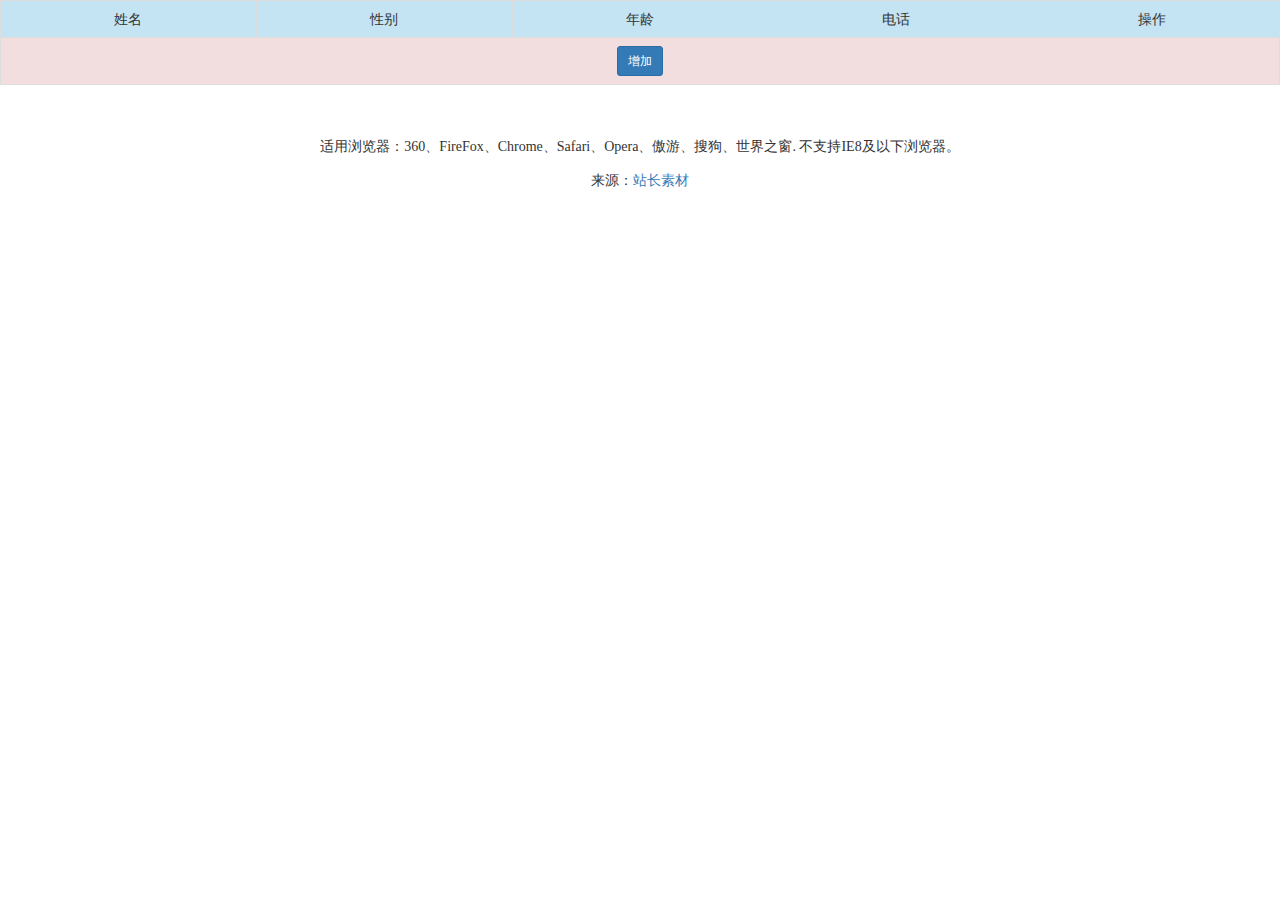
<file: table增删/index.html>
﻿<!DOCTYPE html>
<html lang="en">
<head>
<meta charset="UTF-8">
<meta name="viewport" content="width=device-width, initial-scale=1">
<title>jQuery表格编辑添加删除行代码 - 站长素材</title>

<link rel="stylesheet" href="css/bootstrap.css">
<style media="screen">
.table{text-align: center;}
</style>

</head>
<body>

<table class="table table-bordered table-hover">
	<tr class="info">
		<td>姓名</td>
		<td>性别</td>
		<td>年龄</td>
		<td>电话</td>
		<td>操作</td>
	</tr>
	<tr>
		<td colspan="5" class="danger"><button class="btn btn-primary btn-sm">增加</button></td>
	</tr>
</table>
  
<script src="js/jquery.min.js"></script>
<script src="js/table.js"></script>

<div style="text-align:center;margin:50px 0; font:normal 14px/24px 'MicroSoft YaHei';">
<p>适用浏览器：360、FireFox、Chrome、Safari、Opera、傲游、搜狗、世界之窗. 不支持IE8及以下浏览器。</p>
<p>来源：<a href="http://sc.chinaz.com/" target="_blank">站长素材</a></p>
</div>
</body>
</html>
</file>
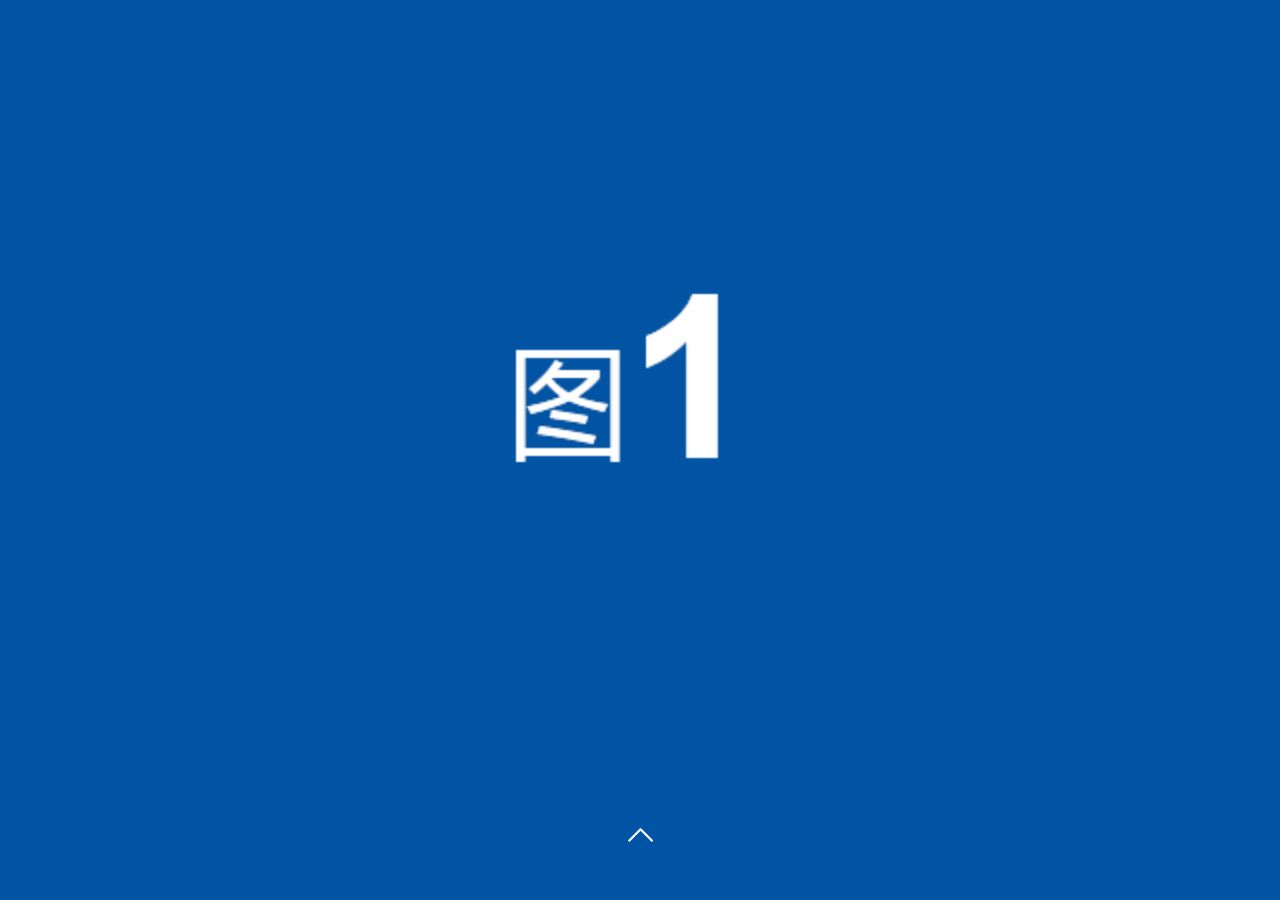
<file: 手机端默认触屏滚动/index.html>
<!DOCTYPE html>
<html lang="zh-cn" class="no-js">
<head>
<meta http-equiv="Content-Type" content="text/html; charset=UTF-8">
<meta http-equiv="Content-Type">
<meta content="text/html; charset=utf-8">
<meta charset="utf-8">
<title>js+css3实现手机端滚屏效果 - 站长素材</title>
<meta name="viewport" content="initial-scale=1, maximum-scale=1, user-scalable=no">
<meta name="format-detection" content="telephone=no">
<meta name="format-detection" content="email=no">
<link rel="stylesheet" type="text/css" href="css/reset.css">
<link rel="stylesheet" type="text/css" href="css/animations.css">
<link rel="stylesheet" type="text/css" href="css/layout.css">
<link rel="stylesheet" type="text/css" href="css/page.css">
</head>
<body>
<div id="page-hd">
  <div id="loading" style="display: none;">
    <div class="spinner">
      <div class="spinner-container container1">
        <div class="circle1"></div>
        <div class="circle2"></div>
        <div class="circle3"></div>
        <div class="circle4"></div>
      </div>
      <div class="spinner-container container2">
        <div class="circle1"></div>
        <div class="circle2"></div>
        <div class="circle3"></div>
        <div class="circle4"></div>
      </div>
      <div class="spinner-container container3">
        <div class="circle1"></div>
        <div class="circle2"></div>
        <div class="circle3"></div>
        <div class="circle4"></div>
      </div>
    </div>
  </div>
  <img src="img/icon_up.png" alt="" class="arrow-up pt-page-moveIconUp"> </div>
<div id="page-content">
  <div class="page page-1 page-current"></div>
  <div class="page page-2 hide"></div>
  <div class="page page-3 hide"></div>
  <div class="page page-4 hide"></div>
  <div class="page page-5 hide"></div>
  <div class="page page-6 hide"></div>
  <div class="page page-7 hide"></div>
  <div class="page page-8 hide"></div>
  <div class="page page-9 hide">
    <div class="btn-group"> <a href="http://sc.chinaz.com/"> <img class="pt-page-rotateUnfoldTop hide" src="img/btn_joinus.png" alt=""> </a><br>
      <a href="http://sc.chinaz.com/"> <img class="pt-page-rotateUnfoldTop hide" src="img/btn_weixin.png" alt=""> </a> </div>
  </div>
</div>
<div id="page-ft"></div>
<script type="text/javascript" src="js/zepto.min.js"></script> 
<script type="text/javascript" src="js/touch.js"></script> 
<script type="text/javascript" src="js/index.js"></script>
</body>
</html>
</file>
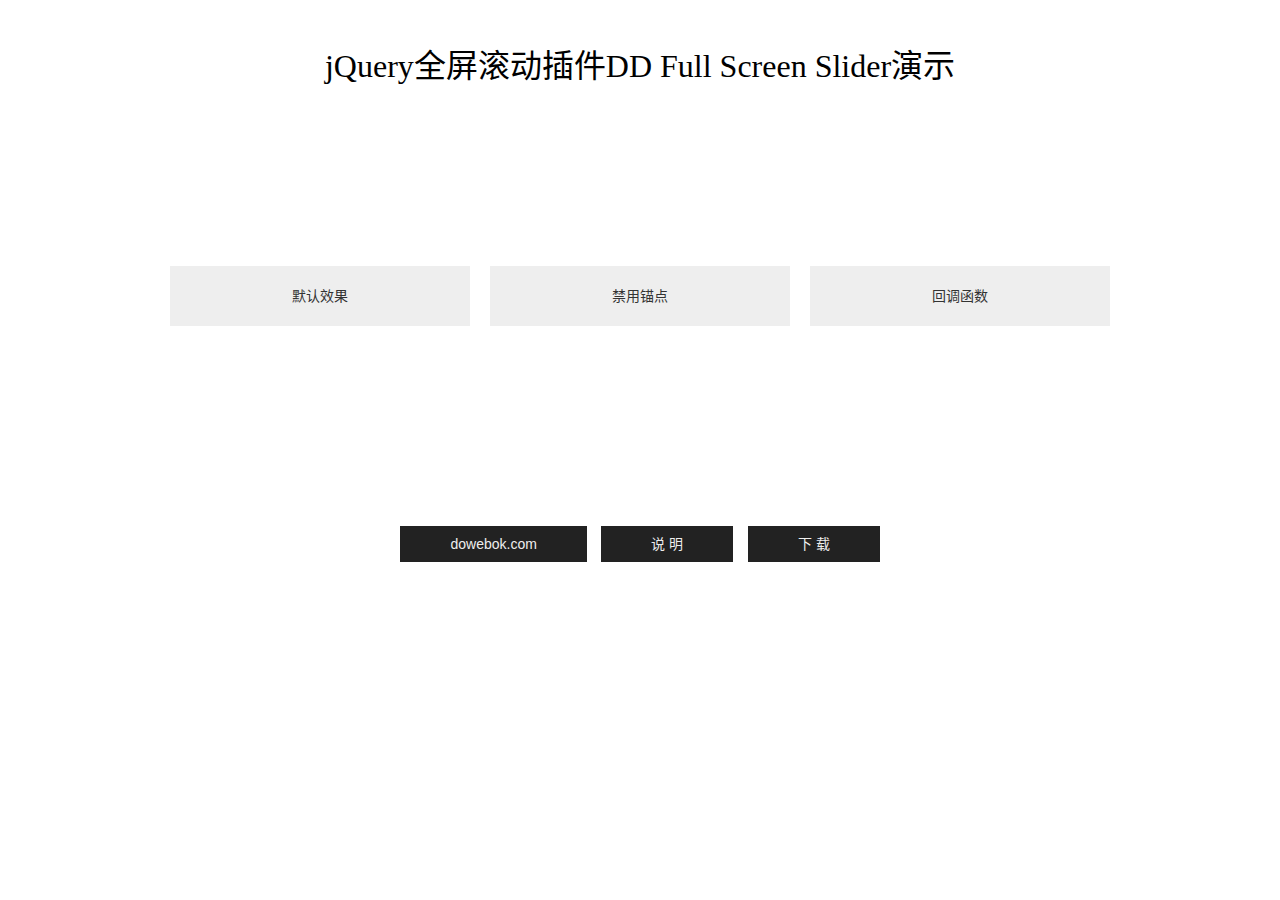
<file: fullpage轮播/fullpage/index.html>
<!DOCTYPE html>
<html lang="zh-CN">
<head>
<meta charset="utf-8">
<title>jQuery全屏滚动插件DD Full Screen Slider演示_dowebok</title>
<style>
* { margin: 0; padding: 0;}
.wrap { width: 960px; margin: 180px auto 0; font: 14px Tahoma,Helvetica,Arial,"宋体";}
h1 { margin: 40px; font: 32px Microsoft Yahei; text-align: center;}
p { margin: 14px 0; text-align: center;}
h2 { margin-bottom: 20px; padding: 5px 2px; border-bottom: 1px solid #ccc; font: 500 24px "Microsoft Yahei";}
ul { margin-top: 20px; list-style-type: none; overflow: hidden; zoom: 1;}
li { position: relative; float: left; width: 300px; margin: 0 10px 20px;}
ul a { float: left; width: 300px; height: 60px; line-height: 60px; color: #333; text-align: center; text-decoration: none; background-color: #eee;}
ul .downLink { position: absolute; right: 0; bottom: 0; width: auto; height: auto; padding: 5px 10px; line-height: normal; font-size: 12px; color: #666; background-color: #ddd;}
ul .downLink:hover { color: #000;}

.vad { margin: 180px 0 10px; font-family: arial,宋体,sans-serif; text-align:center;}
.vad a { display:inline-block; height: 36px; line-height: 36px; margin:0 5px; padding:0 50px; font-size:14px; text-align:center; color:#eee; text-decoration:none; background-color:#222;}
.vad a:hover { color:#fff; background-color:#000;}
.thead { width: 728px; height: 90px; margin: 0 auto;}
</style>
</head>

<body>
<h1>jQuery全屏滚动插件DD Full Screen Slider演示</h1>

<div class="wrap">
	<ul>
		<li><a href="index2.html" target="_blank">默认效果</a></li>
		<li><a href="index3.html" target="_blank">禁用锚点</a></li>
		<li><a href="index4.html" target="_blank">回调函数</a></li>
	</ul>
</div>

<p class="vad">
	<a href="http://www.dowebok.com/" target="_blank">dowebok.com</a>
	<a href="http://www.dowebok.com/181.html" target="_blank">说 明</a>
	<a href="http://www.dowebok.com/181.html" target="_blank">下 载</a>
</p>

</body>
</html>
</file>
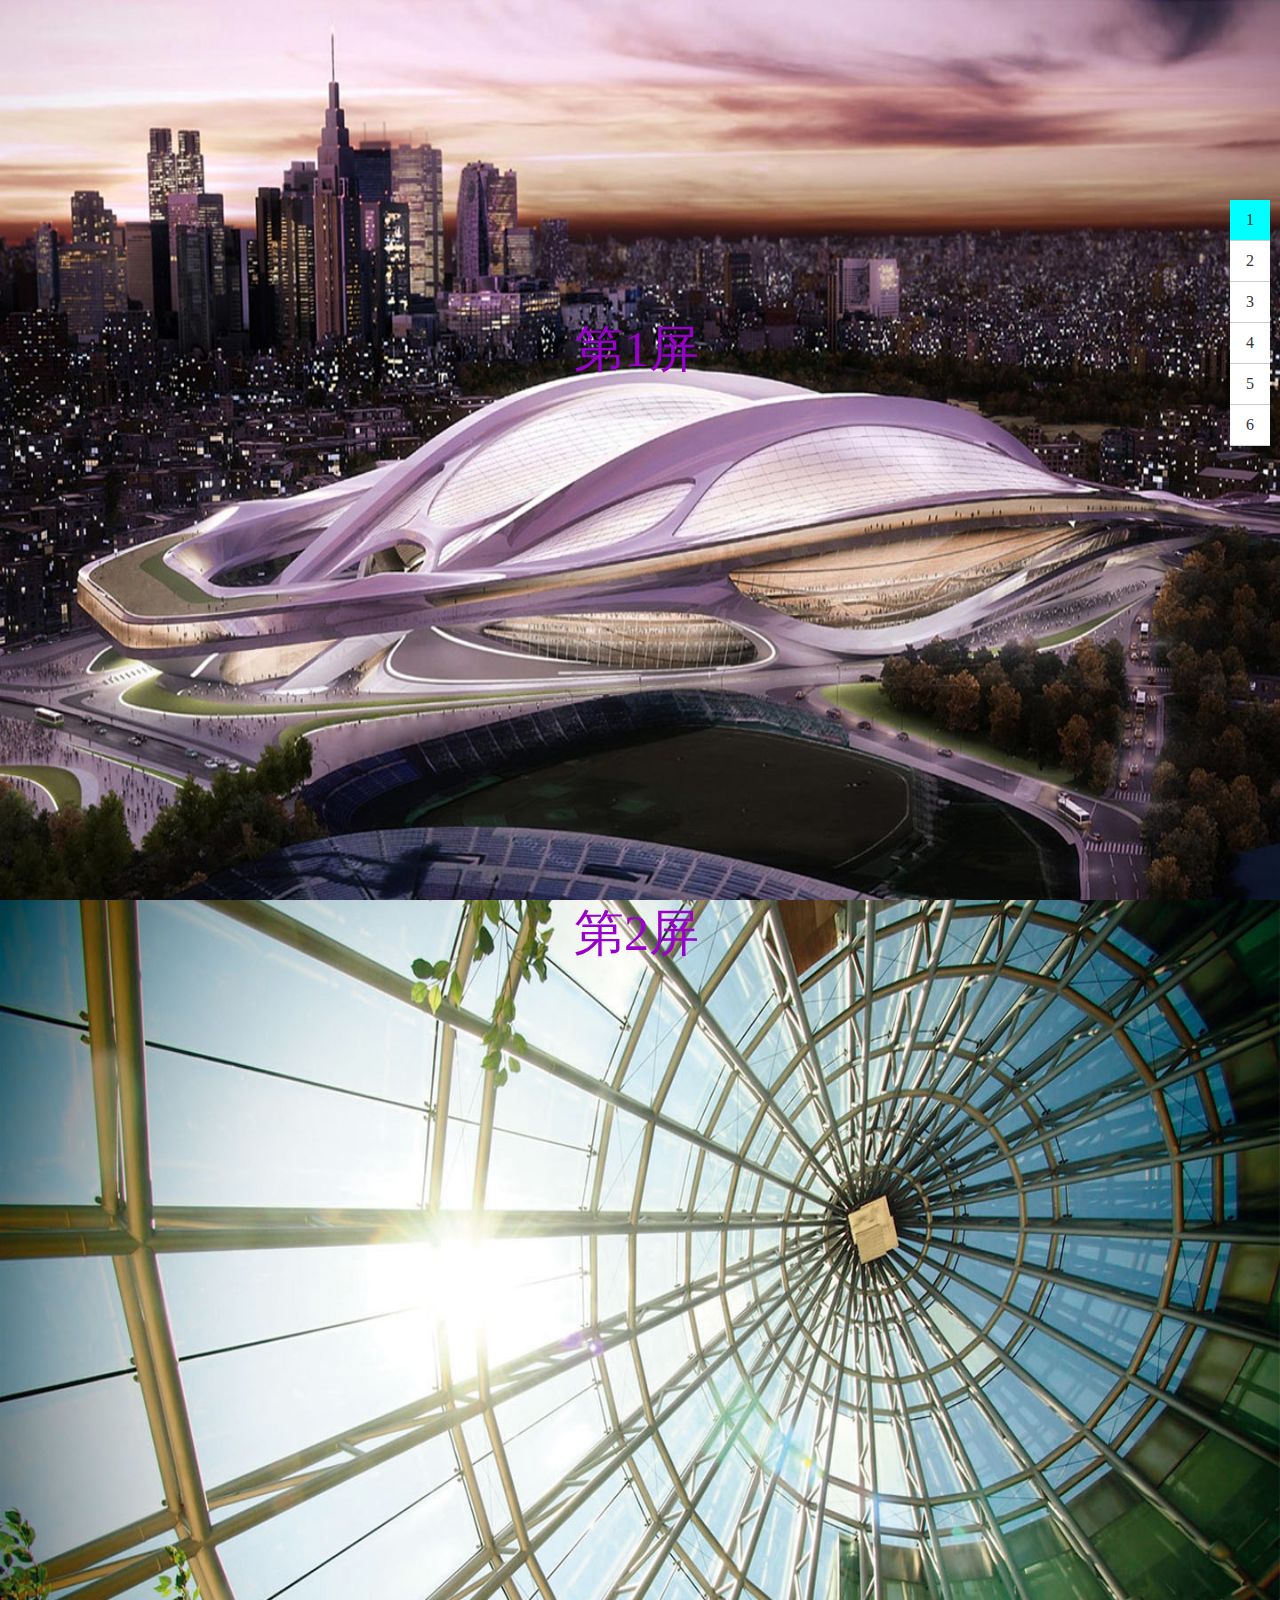
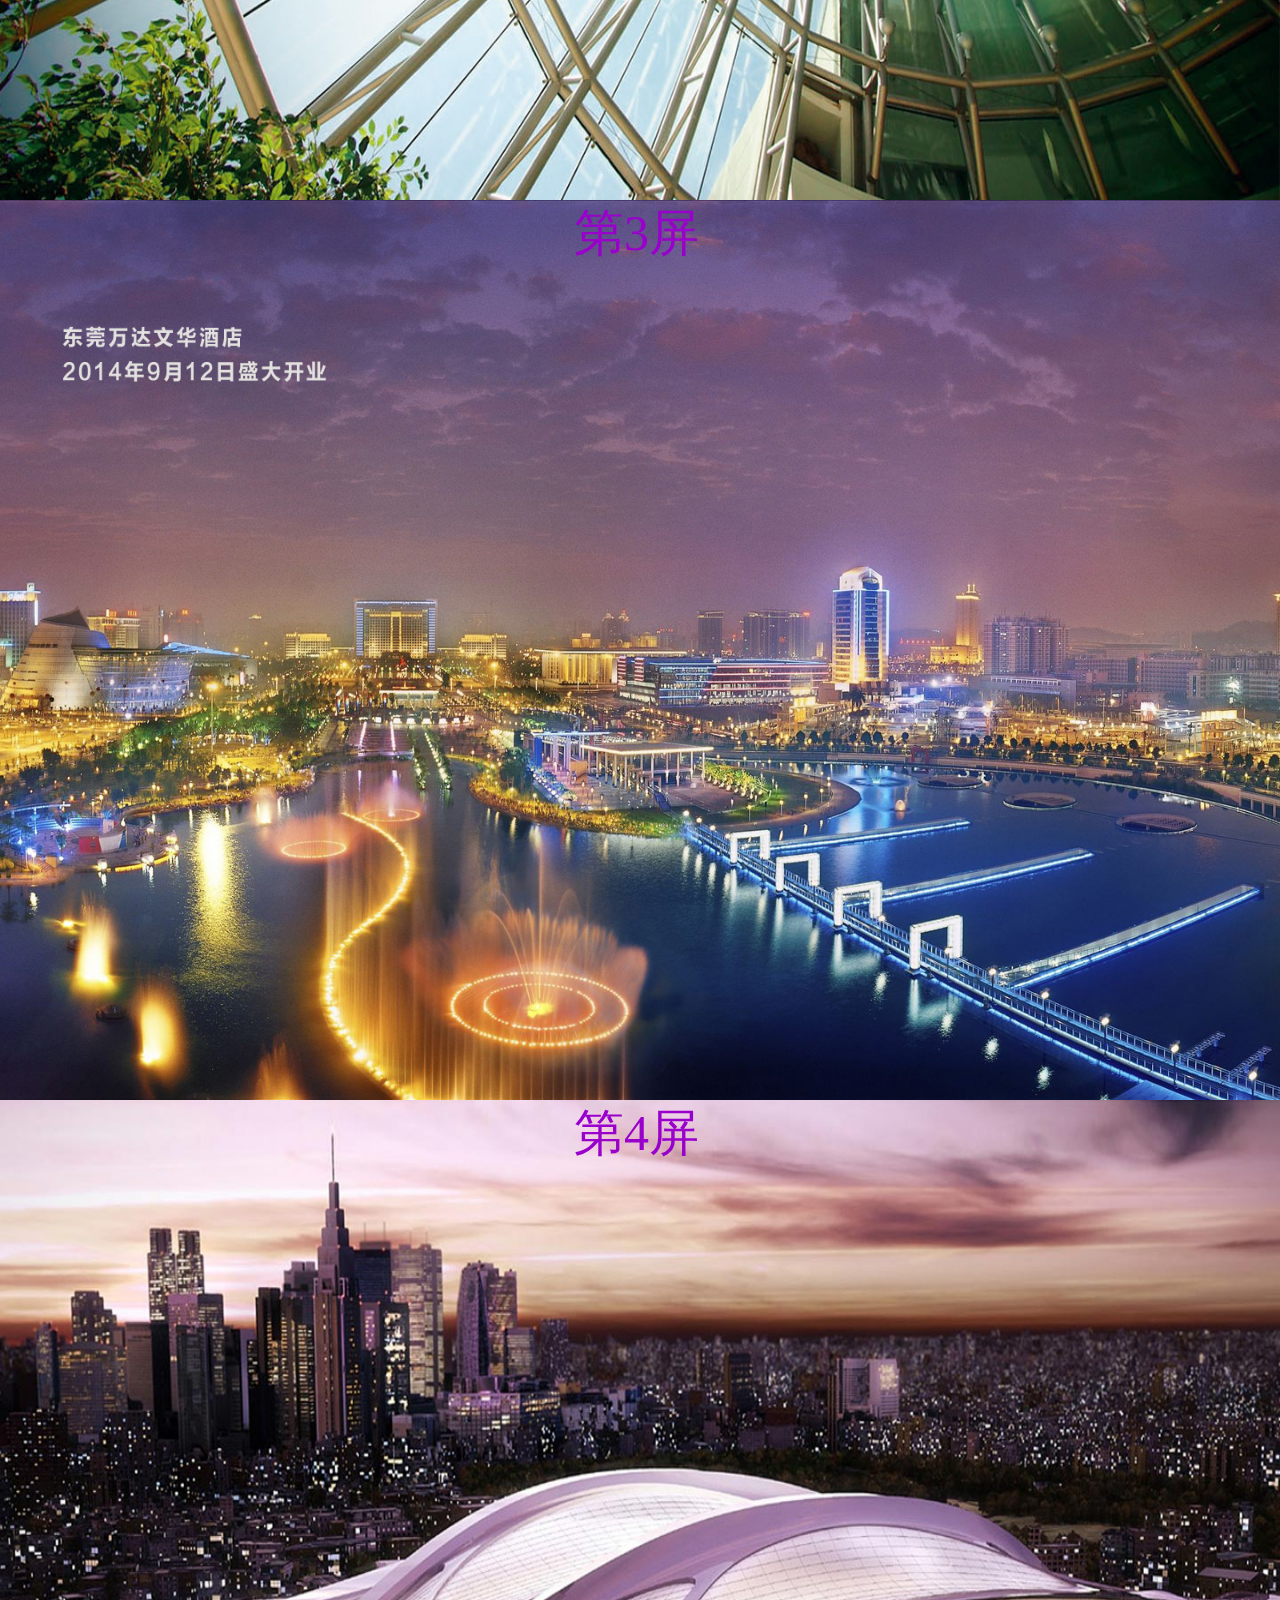
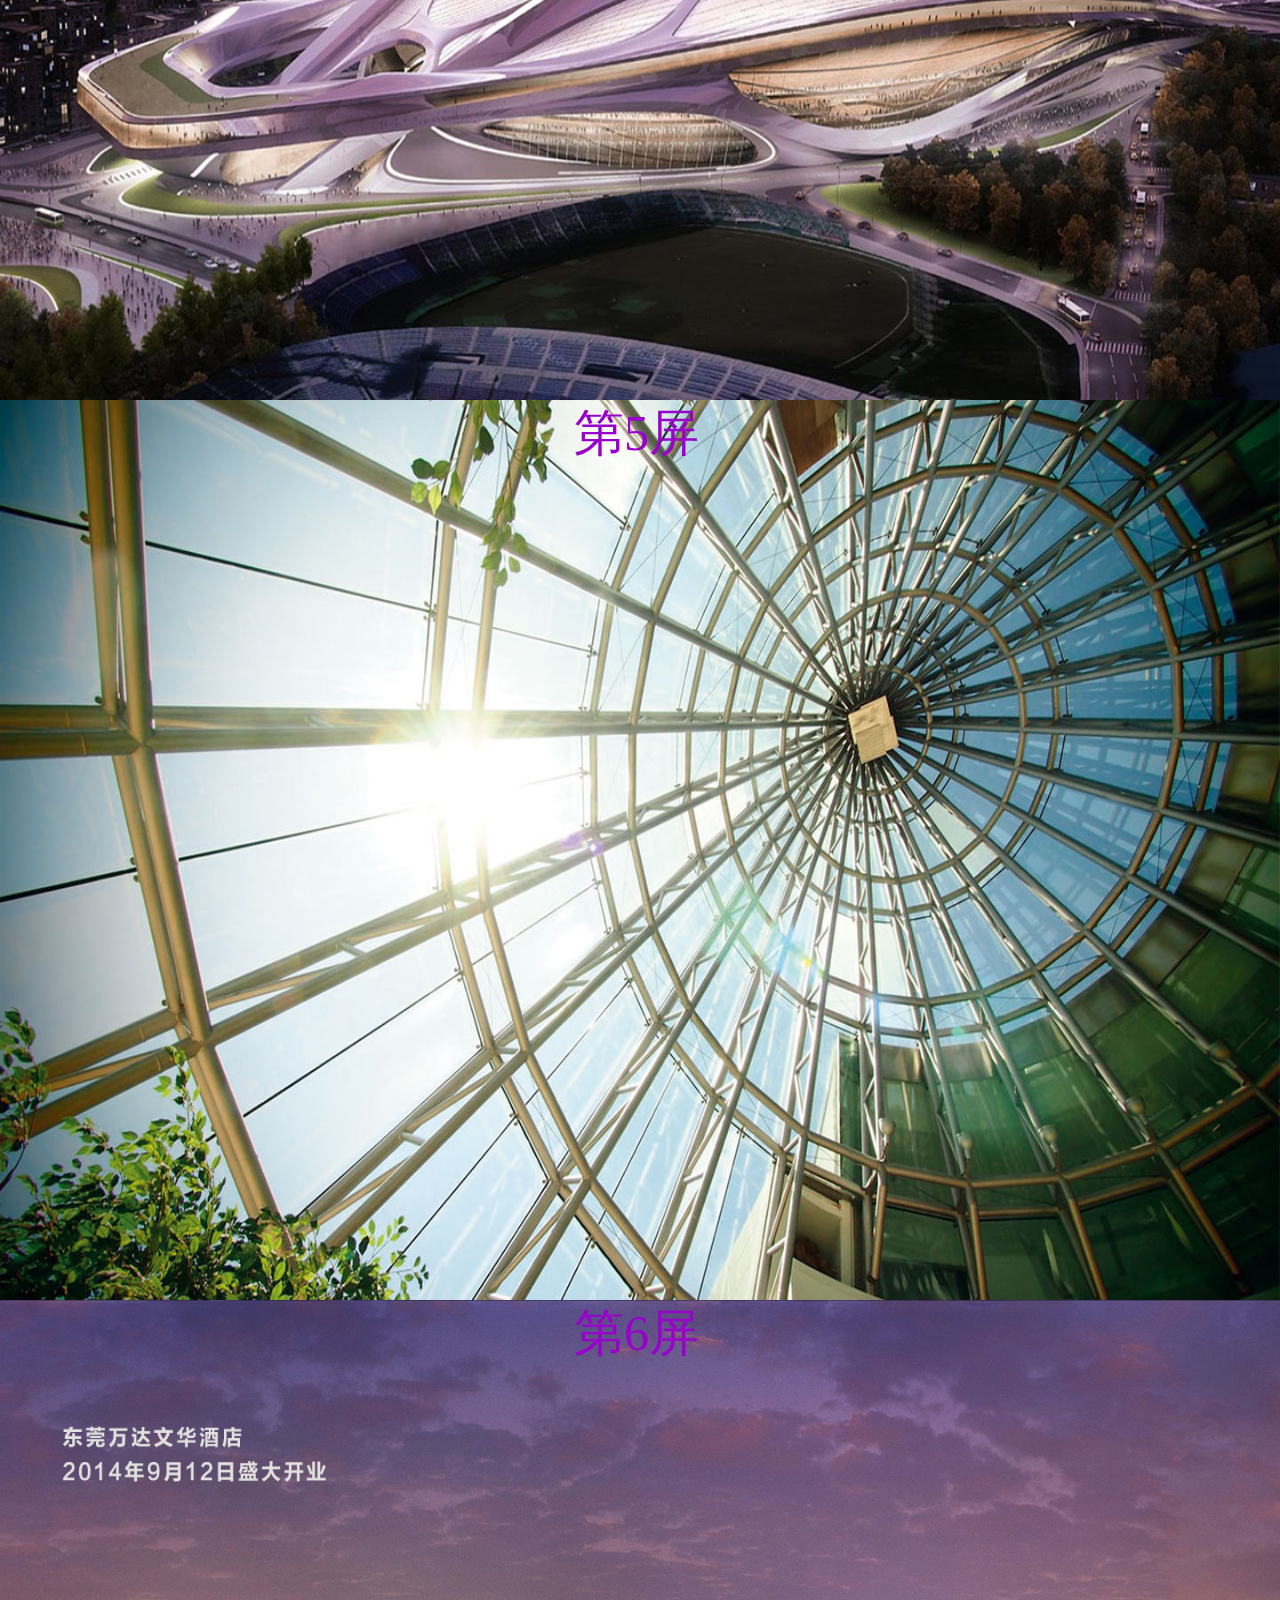
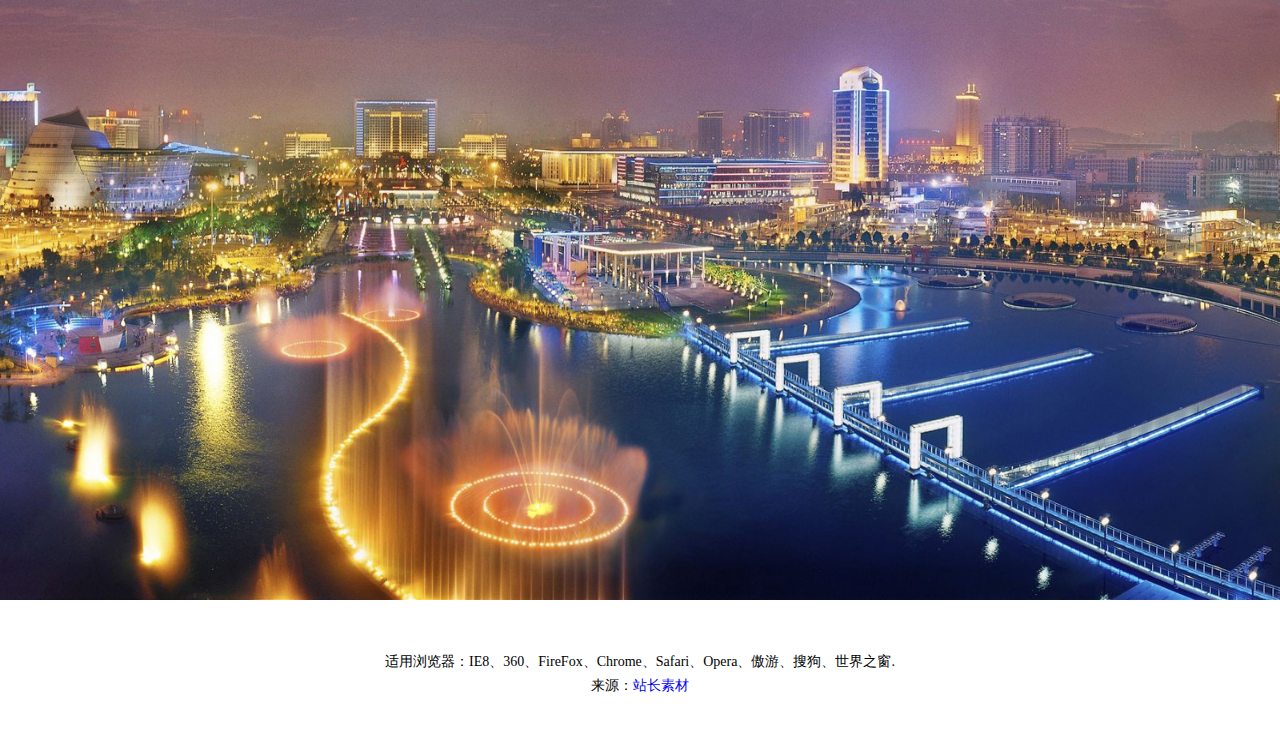
<file: fullpage轮播/fullpage3/index.html>
<!DOCTYPE html PUBLIC "-//W3C//DTD XHTML 1.0 Transitional//EN" "http://www.w3.org/TR/xhtml1/DTD/xhtml1-transitional.dtd">
<html xmlns="http://www.w3.org/1999/xhtml">
<head>
<meta http-equiv="Content-Type" content="text/html; charset=gb2312" />
<title>jquery scrollͼƬȫ������ - վ���ز�</title>

<link href="css/css.css" rel="stylesheet" type="text/css" />

<script type="text/javascript" src="js/jquery-1.7.2.min.js" ></script>


</head>
<body>

<div class="fixed_r">
	<ul>
		<li>1</li>
		<li>2</li>
		<li>3</li>
		<li>4</li>
		<li>5</li>
		<li>6</li>
	</ul>
</div>
<div class="num_box">
	<div class="num" id="num_0"><p>��1��</p></div>
	<div class="num" id="num_1"><p>��2��</p></div>
	<div class="num" id="num_2"><p>��3��</p></div>
	<div class="num" id="num_3"><p>��4��</p></div>
	<div class="num" id="num_4"><p>��5��</p></div>
	<div class="num" id="num_5"><p>��6��</p></div>
</div>
<input type="hidden" value="0" class="ddw"/>
<input type="hidden" value="0" class="ddw2"/>

<script type="text/javascript" src="js/scroll.js" ></script> 
<script type="text/javascript" src="js/jquery.mousewheel.js" ></script>
<div style="text-align:center;margin:50px 0; font:normal 14px/24px 'MicroSoft YaHei';">
<p>�����������IE8��360��FireFox��Chrome��Safari��Opera�����Ρ��ѹ�������֮��. </p>
<p>��Դ��<a href="http://sc.chinaz.com/" target="_blank">վ���ز�</a></p>
</div>
</body>
</html>
</file>
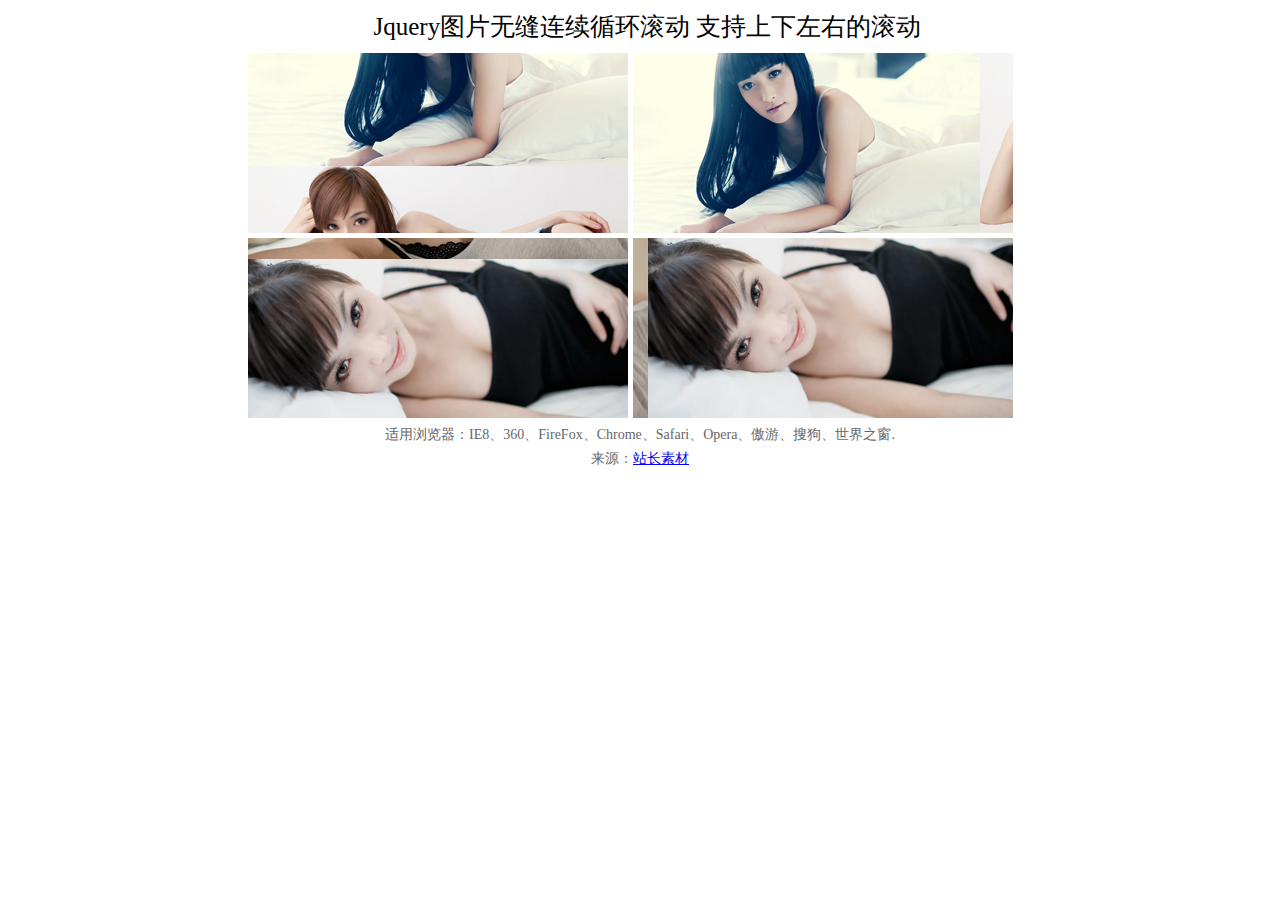
<file: fullpage轮播/上下左右轮播/index.html>
<!DOCTYPE html PUBLIC "-//W3C//DTD XHTML 1.0 Transitional//EN" "http://www.w3.org/TR/xhtml1/DTD/xhtml1-transitional.dtd">
<html xmlns="http://www.w3.org/1999/xhtml">
<head>
<meta http-equiv="Content-Type" content="text/html; charset=utf-8" />
<title>jquery上下左右图片无缝滚动代码 - 站长素材</title>

<style type="text/css">
*{padding:0; margin:0; font-family:"微软雅黑"}
li{list-style:none; padding:0; margin:0}
.mains{width:800px;padding-left:15px;margin:0 auto}
.mains .title{font-size:25px;text-align:center;padding:10px 5px}

.g1,.g2,.g3,.g4{width:380px; height:180px; float:left; margin:0 5px 5px 0}
</style>

<script type="text/javascript" src="jquery.min.js"></script>
<script type="text/javascript" src="jquery.imgscroll.min.js"></script>
<script type="text/javascript">
$(function(){

	imgScroll.rolling({
		name:'g1',
		width:'380px',
		height:'180px',
		direction:'top',
		speed:10,
		addcss:true
	});
	
	imgScroll.rolling({
		name:'g2',
		width:'380px',
		height:'180px',
		direction:'left',
		speed:20,
		addcss:true
	});
	
	imgScroll.rolling({
		name:'g3',
		width:'380px',
		height:'180px',
		direction:'bottom',
		speed:30,
		addcss:true
	});
	
	imgScroll.rolling({
		name:'g4',
		width:'380px',
		height:'180px',
		direction:'right',
		speed:40,
		addcss:true
	});

})
</script>
</head>

<body>
<div class="mains">
<div class="title">Jquery图片无缝连续循环滚动 支持上下左右的滚动</div>
<div class="g1">
	<ul>
    <li><img src="img/1.jpg"></li>
    <li><img src="img/2.jpg"></li>
    <li><img src="img/3.jpg"></li>
    <li><img src="img/4.jpg"></li>
    <li><img src="img/5.jpg"></li>
    
    </ul>
</div>

<div class="g2">
	<ul>
    <li><img src="img/1.jpg"></li>
    <li><img src="img/2.jpg"></li>
    <li><img src="img/3.jpg"></li>
    <li><img src="img/4.jpg"></li>
    <li><img src="img/5.jpg"></li>
    
    </ul>
</div>

<div class="g3">
	<ul>
    <li><img src="img/1.jpg"></li>
    <li><img src="img/2.jpg"></li>
    <li><img src="img/3.jpg"></li>
    <li><img src="img/4.jpg"></li>
    <li><img src="img/5.jpg"></li>
    </ul>
</div>

<div class="g4">
	<ul>
    <li><img src="img/1.jpg"></li>
    <li><img src="img/2.jpg"></li>
    <li><img src="img/3.jpg"></li>
    <li><img src="img/4.jpg"></li>
    <li><img src="img/5.jpg"></li>
    </ul>
</div>
</div>
<div align="center" style="clear:both;font-size:12px;color:#666;font:normal 14px/24px 'MicroSoft YaHei';">
<p>适用浏览器：IE8、360、FireFox、Chrome、Safari、Opera、傲游、搜狗、世界之窗. </p>
<p>来源：<a href="http://sc.chinaz.com/" target="_blank">站长素材</a></p>
</div>
</body>
</html>
</file>
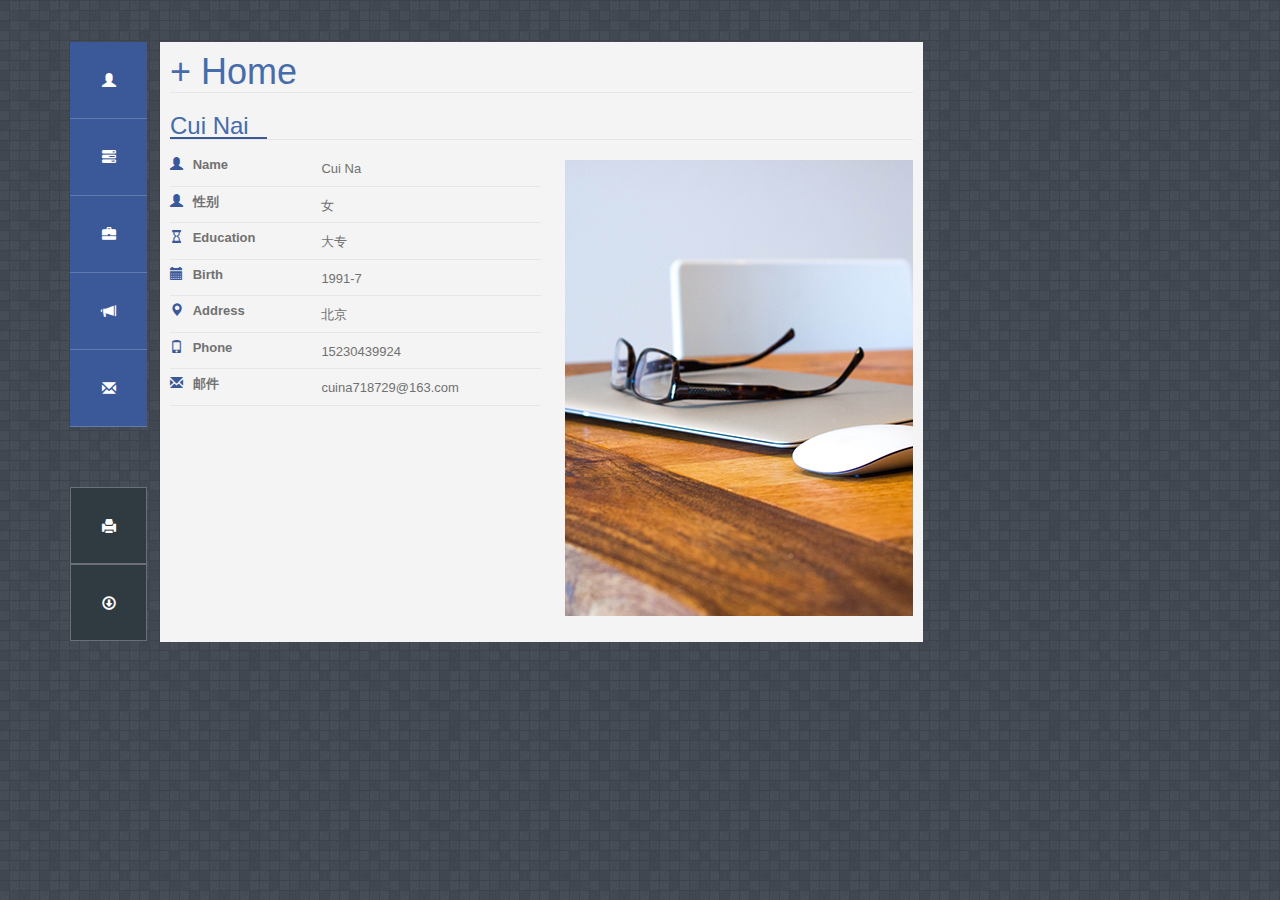
<file: resume    alt轮播/resume.html>
<!DOCTYPE html >
<html>
	<head>
		<title>个人简历</title>
		<meta charset="utf-8" />
        <meta http-equiv="X-UA-Compatible" content="IE=edge">
        <meta name="viewport" content="width=device-width,initial-scale=1.0,user-scalable=no"/>
        <script src="js/jquery-1.11.3.js"></script>
        <script src="js/bootstrap.js"></script>
        <script src="js/main.js"></script>
        <link rel="stylesheet" href="css/bootstrap.css"/>
        <link rel="stylesheet" href="css/style.css"/>
 </head>

 <body>
    <!--<div class="preload"><div class="spinner"></div></div>-->
    <div class="wrapper container ">
        <div class="row">
            <div class="col-md-9 col-sm-12 col-xs-12">
                <div class="aside">
                    <ul class="tabs-list">
                        <li>
                            <span class="glyphicon glyphicon-user icon-menu"></span>
                        </li>
                        <li>
                            <span class="glyphicon glyphicon-tasks icon-menu"></span>
                        </li>
                        <li>
                            <span class="glyphicon glyphicon-briefcase icon-menu"></span>
                        </li>
                        <li>
                            <span class="glyphicon glyphicon-bullhorn icon-menu"></span>
                        </li>
                        <li>
                            <span class="glyphicon glyphicon-envelope icon-menu"></span>
                        </li>
                        <li class="print">
                            <a href="">
                                <span class="glyphicon glyphicon-print icon-menu"></span>
                            </a>
                        </li>
                        <li class="download">
                            <a href="">
                                <span class="glyphicon glyphicon-download icon-menu"></span>
                            </a>
                        </li>
                    </ul>
                </div>
                <div class="middle">
                    <h1> + Home</h1>
                    <h3>Cui Nai <i></i></h3>
                    <ul class="about">
                        <li>
                            <i class="glyphicon glyphicon-user"></i>
                            <label>Name</label>
                            <span class="value">Cui Na</span>
                        </li>
                        <li>
                            <i class="glyphicon glyphicon-user"></i>
                            <label>性别</label>
                            <span class="value">女</span>
                        </li>
                        <li>
                            <i class="glyphicon glyphicon-hourglass"></i>
                            <label>Education</label>
                            <span class="value">大专</span>
                        </li>
                        <li>
                            <i class="glyphicon glyphicon-calendar"></i>
                            <label>Birth</label>
                            <span class="value">1991-7</span>
                        </li>
                        <li>
                            <i class="glyphicon glyphicon-map-marker"></i>
                            <label>Address</label>
                            <span class="value">北京</span>
                        </li>
                        <li>
                            <i class="glyphicon glyphicon-phone"></i>
                            <label>Phone</label>
                            <span class="value">15230439924</span>
                        </li>
                        <li>
                            <i class="glyphicon glyphicon-envelope"></i>
                            <label>邮件</label>
                            <span class="value">cuina718729@163.com</span>
                        </li>
                    </ul>
                    <div class="cycle-slideshow">
                        <img src="img/about_1.png" alt="1" />
                    </div>
                </div>

            </div>

            <div class="col-md-3 col-sm-12 col-xs-12"></div>
        </div>
    </div>
    <script>



//        $(window).load(function() {
//            $('#spinner').fadeOut(200);
//            $('#preloader').delay(200).fadeOut('slow');
//            $('.wrapper').fadeIn(200);
//        });
    </script>
 </body>
</html>
</file>
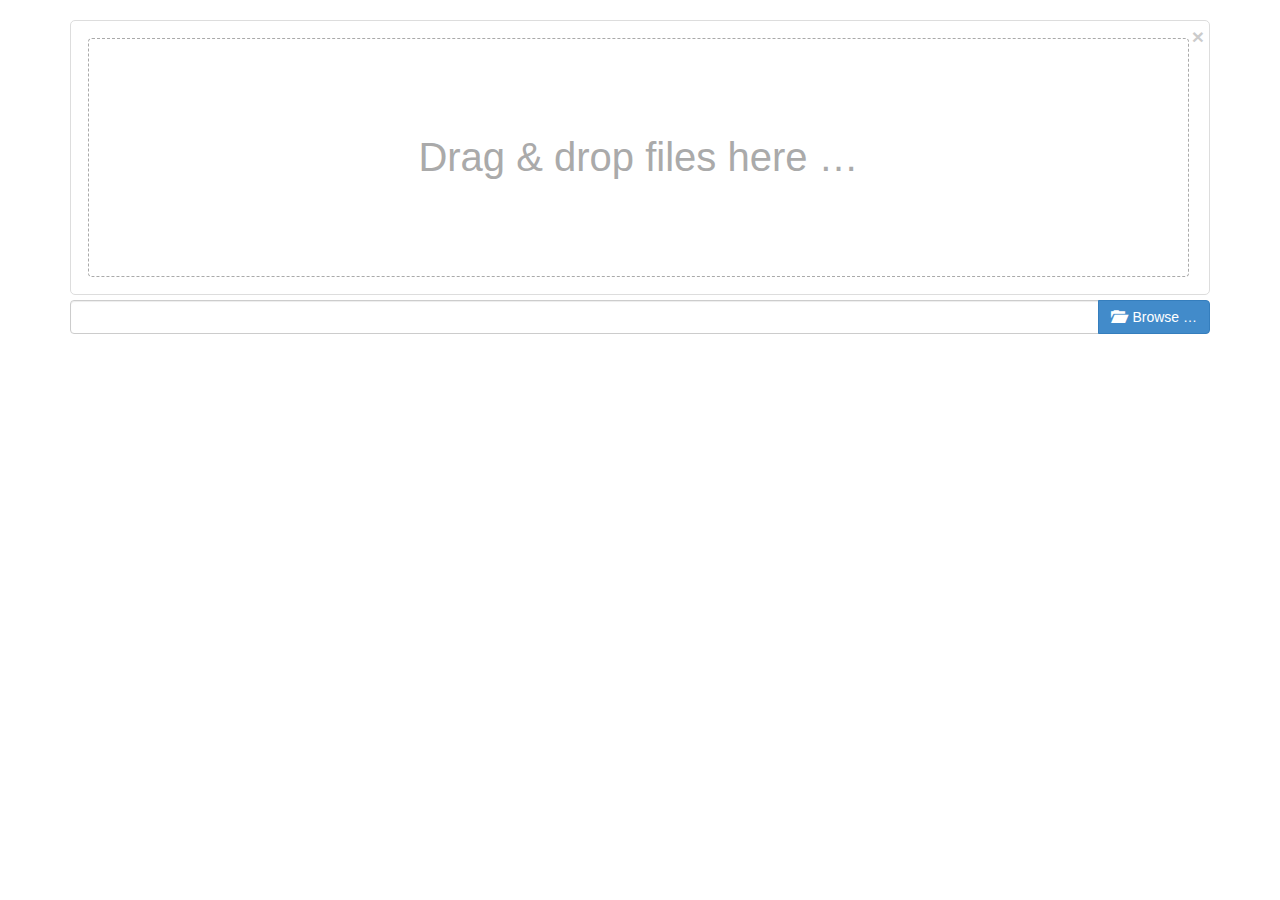
<file: bootstrap多图片上传/examples/index-2.html>
<!DOCTYPE html>
<!-- release v4.1.8, copyright 2014 - 2015 Kartik Visweswaran -->
<html lang="en">
    <head>
        <meta charset="UTF-8"/>
        <title>Krajee JQuery Plugins - &copy; Kartik</title>
        <link href="../css/bootstrap.min.css" rel="stylesheet">
        <link href="../css/fileinput.css" media="all" rel="stylesheet" type="text/css" />
        <script src="../js/jquery-2.0.3.min.js"></script>
        <script src="../js/fileinput.js" type="text/javascript"></script>
        <script src="../js/bootstrap.min.js" type="text/javascript"></script>
    </head>
    <body>
        <div class="container kv-main">
            
            <br>
            <form enctype="multipart/form-data">
                
                <div class="form-group">
                    <input id="file-1" type="file" multiple class="file" data-overwrite-initial="false" data-min-file-count="2">
                </div>
                
            </form>
        </div>
    </body>
	<script>
  
    $("#file-1").fileinput({
        uploadUrl: '#', // you must set a valid URL here else you will get an error
        allowedFileExtensions : ['jpg', 'png','gif'],
        overwriteInitial: false,
        maxFileSize: 1000,
        maxFilesNum: 10,
        //allowedFileTypes: ['image', 'video', 'flash'],
        slugCallback: function(filename) {
            return filename.replace('(', '_').replace(']', '_');
        }
	});
   
	</script>
</html>
</file>
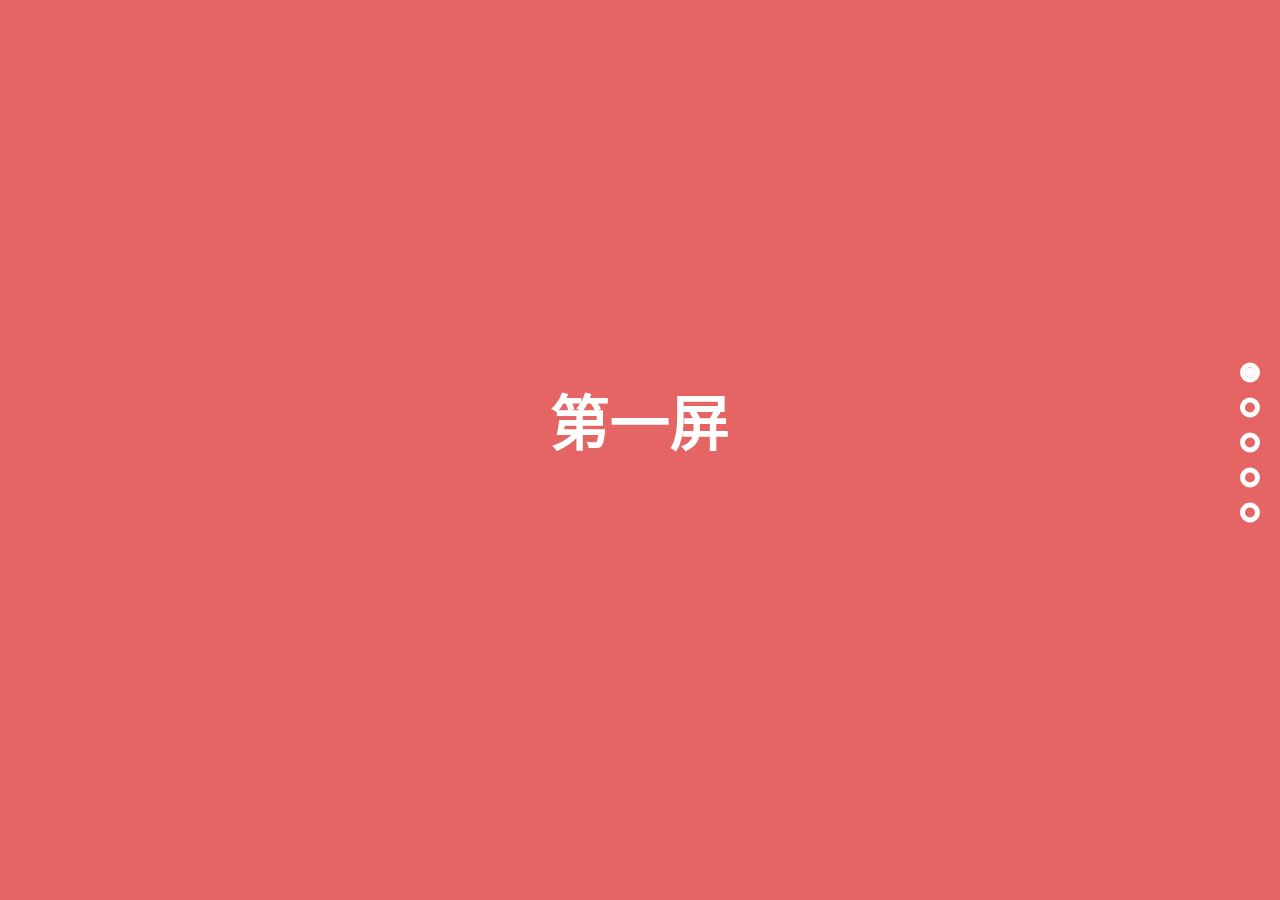
<file: fullpage轮播/fullpage/index2.html>
<!DOCTYPE html>
<html lang="zh-CN">
<head>
<meta charset="utf-8">
<title>jQuery全屏滚动插件DD Full Screen Slider演示-默认效果_dowebok</title>
<link rel="stylesheet" href="css/ddfullscreenslider.css">
<script src="js/jquery-1.11.3.min.js"></script>
<script src="js/jquery.mousewheel.min.js"></script>
<script src="js/ddfullscreenslider.js"></script>
</head>

<body>
<section id="dowebok" class="dd_fullscreenslider">
	<div class="slidewrapper">
		<article class="slide">
			<p style="position: relative; top: 35%; font: 700 60px 'Microsoft Yahei'; text-align: center;">第一屏</p>
		</article>

		<article class="slide">
			<p style="position: relative; top: 35%; font: 700 60px 'Microsoft Yahei'; text-align: center;">第二屏</p>
		</article>

		<article class="slide">
			<p style="position: relative; top: 35%; font: 700 60px 'Microsoft Yahei'; text-align: center;">第三屏</p>
		</article>

		<article class="slide">
			<p style="position: relative; top: 35%; font: 700 60px 'Microsoft Yahei'; text-align: center;">第四屏</p>
		</article>

		<article class="slide">
			<p style="position: relative; top: 35%; font: 700 60px 'Microsoft Yahei'; text-align: center;">第五屏</p>
		</article>
	</div>
</section>

<script>
var fss;
$(function() {
	fss = new ddfullscreenslider({
		sliderid: 'dowebok'
	});
});
</script>

</body>
</html>
</file>
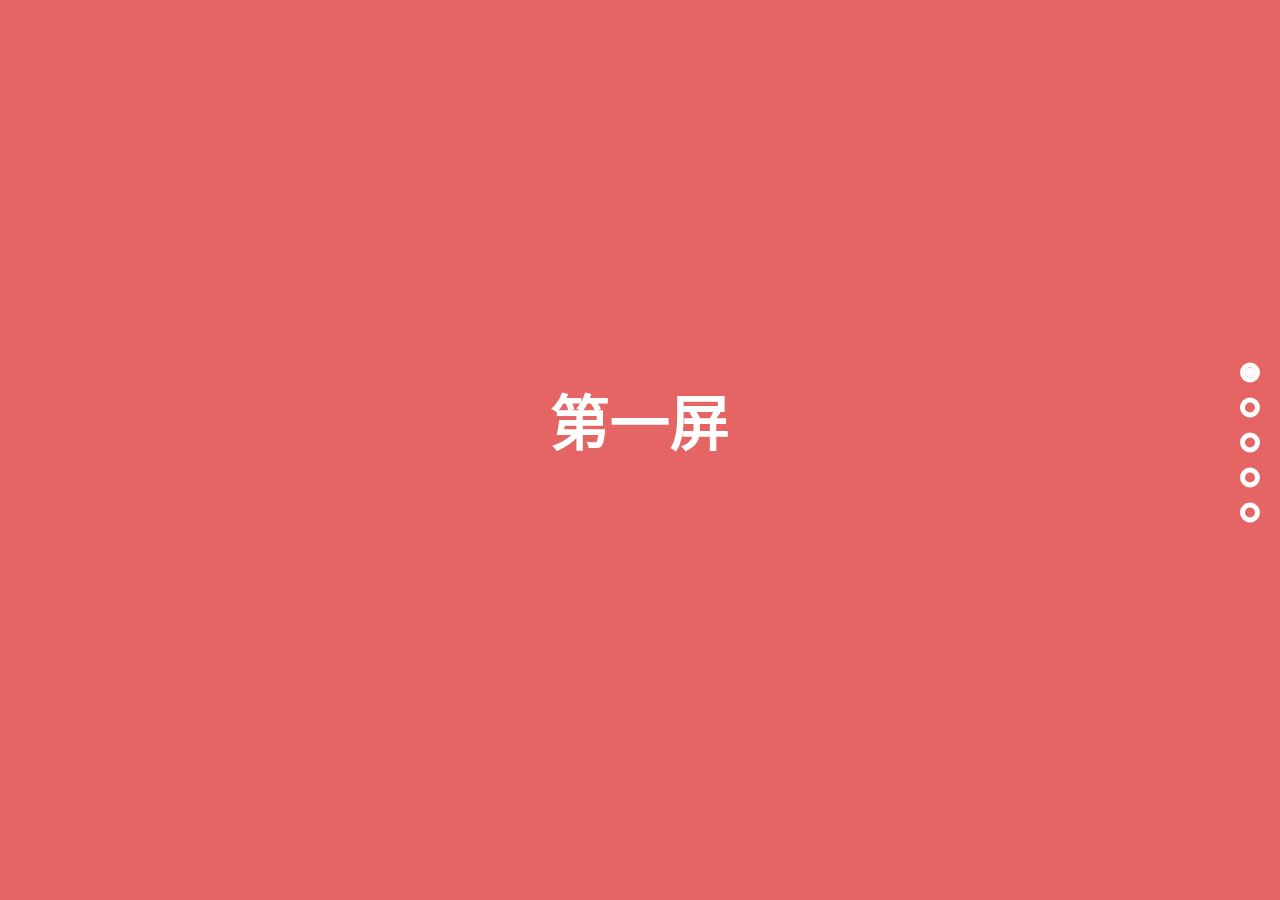
<file: fullpage轮播/fullpage/index3.html>
<!DOCTYPE html>
<html lang="zh-CN">
<head>
<meta charset="utf-8">
<title>jQuery全屏滚动插件DD Full Screen Slider演示-禁用锚点_dowebok</title>
<link rel="stylesheet" href="css/ddfullscreenslider.css">
<script src="js/jquery-1.11.3.min.js"></script>
<script src="js/jquery.mousewheel.min.js"></script>
<script src="js/ddfullscreenslider.js"></script>
</head>

<body>
<section id="dowebok" class="dd_fullscreenslider">
	<div class="slidewrapper">
		<article class="slide">
			<p style="position: relative; top: 35%; font: 700 60px 'Microsoft Yahei'; text-align: center;">第一屏</p>
		</article>

		<article class="slide">
			<p style="position: relative; top: 35%; font: 700 60px 'Microsoft Yahei'; text-align: center;">第二屏</p>
		</article>

		<article class="slide">
			<p style="position: relative; top: 35%; font: 700 60px 'Microsoft Yahei'; text-align: center;">第三屏</p>
		</article>

		<article class="slide">
			<p style="position: relative; top: 35%; font: 700 60px 'Microsoft Yahei'; text-align: center;">第四屏</p>
		</article>

		<article class="slide">
			<p style="position: relative; top: 35%; font: 700 60px 'Microsoft Yahei'; text-align: center;">第五屏</p>
		</article>
	</div>
</section>

<script>
var fss;
$(function() {
	fss = new ddfullscreenslider({
		sliderid: 'dowebok',
		addHash: false
	});
});
</script>

</body>
</html>
</file>
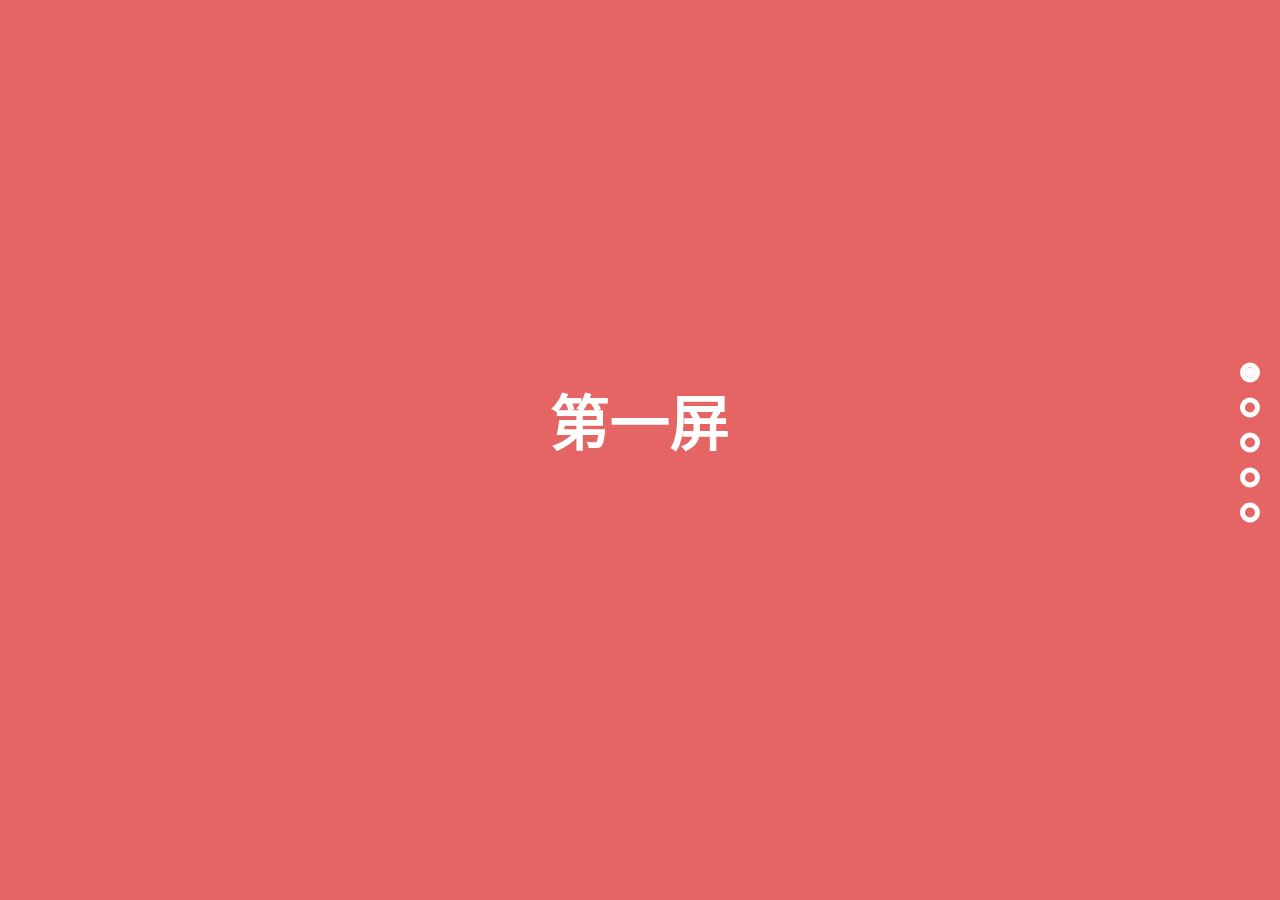
<file: fullpage轮播/fullpage/index4.html>
<!DOCTYPE html>
<html lang="zh-CN">
<head>
<meta charset="utf-8">
<title>jQuery全屏滚动插件DD Full Screen Slider演示-回调函数_dowebok</title>
<link rel="stylesheet" href="css/ddfullscreenslider.css">
<script src="js/jquery-1.11.3.min.js"></script>
<script src="js/jquery.mousewheel.min.js"></script>
<script src="js/ddfullscreenslider.js"></script>
</head>

<body>
<section id="dowebok" class="dd_fullscreenslider">
	<div class="slidewrapper">
		<article class="slide">
			<p style="position: relative; top: 35%; font: 700 60px 'Microsoft Yahei'; text-align: center;">第一屏</p>
		</article>

		<article class="slide">
			<p style="position: relative; top: 35%; font: 700 60px 'Microsoft Yahei'; text-align: center;">第二屏</p>
		</article>

		<article class="slide">
			<p style="position: relative; top: 35%; font: 700 60px 'Microsoft Yahei'; text-align: center;">第三屏</p>
		</article>

		<article class="slide">
			<p style="position: relative; top: 35%; font: 700 60px 'Microsoft Yahei'; text-align: center;">第四屏</p>
		</article>

		<article class="slide">
			<p style="position: relative; top: 35%; font: 700 60px 'Microsoft Yahei'; text-align: center;">第五屏</p>
		</article>
	</div>
</section>

<script>
var fss;
$(function() {
	fss = new ddfullscreenslider({
		sliderid: 'dowebok',
		onslide: function($slide, index) {
			alert('滚动到了第 ' + (index + 1) + ' 屏')
		}
	});
});
</script>

</body>
</html>
</file>
<file: 手机端默认触屏滚动/css/animations.css>
/* animation sets */

/* move from / to  */

.pt-page-moveToLeft {
	-webkit-animation: moveToLeft .6s ease both;
	animation: moveToLeft .6s ease both;
}

.pt-page-moveFromLeft {
	-webkit-animation: moveFromLeft .6s ease both;
	animation: moveFromLeft .6s ease both;
}

.pt-page-moveToRight {
	-webkit-animation: moveToRight .6s ease both;
	animation: moveToRight .6s ease both;
}

.pt-page-moveFromRight {
	-webkit-animation: moveFromRight .6s ease both;
	animation: moveFromRight .6s ease both;
}

.pt-page-moveToTop {
	-webkit-animation: moveToTop .6s ease both;
	animation: moveToTop .6s ease both;
}

.pt-page-moveFromTop {
	-webkit-animation: moveFromTop .6s ease both;
	animation: moveFromTop .6s ease both;
}

.pt-page-moveToBottom {
	-webkit-animation: moveToBottom .6s ease both;
	animation: moveToBottom .6s ease both;
}

.pt-page-moveFromBottom {
	-webkit-animation: moveFromBottom .6s ease both;
	animation: moveFromBottom .6s ease both;
}

/* fade */

.pt-page-fade {
	-webkit-animation: fade .7s ease both;
	animation: fade .7s ease both;
}

/* move from / to and fade */

.pt-page-moveToLeftFade {
	-webkit-animation: moveToLeftFade .7s ease both;
	animation: moveToLeftFade .7s ease both;
}

.pt-page-moveFromLeftFade {
	-webkit-animation: moveFromLeftFade .7s ease both;
	animation: moveFromLeftFade .7s ease both;
}

.pt-page-moveToRightFade {
	-webkit-animation: moveToRightFade .7s ease both;
	animation: moveToRightFade .7s ease both;
}

.pt-page-moveFromRightFade {
	-webkit-animation: moveFromRightFade .7s ease both;
	animation: moveFromRightFade .7s ease both;
}

.pt-page-moveToTopFade {
	-webkit-animation: moveToTopFade .7s ease both;
	animation: moveToTopFade .7s ease both;
}

.pt-page-moveFromTopFade {
	-webkit-animation: moveFromTopFade .7s ease both;
	animation: moveFromTopFade .7s ease both;
}

.pt-page-moveToBottomFade {
	-webkit-animation: moveToBottomFade .7s ease both;
	animation: moveToBottomFade .7s ease both;
}

.pt-page-moveFromBottomFade {
	-webkit-animation: moveFromBottomFade .7s ease both;
	animation: moveFromBottomFade .7s ease both;
}

/* move to with different easing */

.pt-page-moveToLeftEasing {
	-webkit-animation: moveToLeft .7s ease-in-out both;
	animation: moveToLeft .7s ease-in-out both;
}
.pt-page-moveToRightEasing {
	-webkit-animation: moveToRight .7s ease-in-out both;
	animation: moveToRight .7s ease-in-out both;
}
.pt-page-moveToTopEasing {
	-webkit-animation: moveToTop .7s ease-in-out both;
	animation: moveToTop .7s ease-in-out both;
}
.pt-page-moveToBottomEasing {
	-webkit-animation: moveToBottom .7s ease-in-out both;
	animation: moveToBottom .7s ease-in-out both;
}

/*  iconUp & circle */
.pt-page-moveIconUp {
	-webkit-animation: moveIconUp ease 1.5s both infinite;
	animation: moveToBottom ease 1.5s both infinite;
}

.pt-page-moveCircle {
	-webkit-animation: moveCircle ease-in-out 1.2s both;
	animation: moveCircle ease-in-out 1.2s both;
}


/********************************* keyframes **************************************/

/* move from / to  */

@-webkit-keyframes moveToLeft {
	from { }
	to { -webkit-transform: translateX(-100%); }
}
@keyframes moveToLeft {
	from { }
	to { -webkit-transform: translateX(-100%); transform: translateX(-100%); }
}

@-webkit-keyframes moveFromLeft {
	from { -webkit-transform: translateX(-100%); }
}
@keyframes moveFromLeft {
	from { -webkit-transform: translateX(-100%); transform: translateX(-100%); }
}

@-webkit-keyframes moveToRight { 
	from { }
	to { -webkit-transform: translateX(100%); }
}
@keyframes moveToRight { 
	from { }
	to { -webkit-transform: translateX(100%); transform: translateX(100%); }
}

@-webkit-keyframes moveFromRight {
	from { -webkit-transform: translateX(100%); }
}
@keyframes moveFromRight {
	from { -webkit-transform: translateX(100%); transform: translateX(100%); }
}

@-webkit-keyframes moveToTop {
	from { }
	to { -webkit-transform: translateY(-100%); }
}
@keyframes moveToTop {
	from { }
	to { -webkit-transform: translateY(-100%); transform: translateY(-100%); }
}

@-webkit-keyframes moveFromTop {
	from { -webkit-transform: translateY(-100%); }
}
@keyframes moveFromTop {
	from { -webkit-transform: translateY(-100%); transform: translateY(-100%); }
}

@-webkit-keyframes moveToBottom {
	from { }
	to { -webkit-transform: translateY(100%); }
}
@keyframes moveToBottom {
	from { }
	to { -webkit-transform: translateY(100%); transform: translateY(100%); }
}

@-webkit-keyframes moveFromBottom {
	from { -webkit-transform: translateY(100%); }
}
@keyframes moveFromBottom {
	from { -webkit-transform: translateY(100%); transform: translateY(100%); }
}

@-webkit-keyframes moveIconUp {
	0% { -webkit-transform: translateY(100%); opacity:0;}
	50% { -webkit-transform: translateY(0%); opacity:1;}
	100% { -webkit-transform: translateY(-100%); opacity:0;}
}
@keyframes moveIconUp {
	0% { -webkit-transform: translateY(100%); transform: translateY(100%); opacity:0;}
	50% { -webkit-transform: translateY(0%); transform: translateY(0%); opacity:1;}
	100% { -webkit-transform: translateY(-100%); transform: translateY(-100%); opacity:0;}
}

@-webkit-keyframes moveCircle {
	0% { -webkit-transform: translateY(-80%);-webkit-opacity:0.1;}
	5% { -webkit-transform: translateY(-80%);-webkit-opacity:0.3;}
	35% { -webkit-transform: translateY(10%);-webkit-opacity:1;}
	60% { -webkit-transform: translateY(-13%);}
	65% { -webkit-transform: translateY(-13%);}
	100% { -webkit-transform: translateY(0%);}
}

@keyframes moveCircle {
	0% { -webkit-transform: translateY(-80%);-webkit-opacity:0.1;
		transform: translateY(-80%);opacity:0.1;}
	5% { -webkit-transform: translateY(-80%);-webkit-opacity:0.3;
		transform: translateY(-80%);opacity:0.3;}
	35% { -webkit-transform: translateY(10%);-webkit-opacity:1;
		transform: translateY(10%);opacity:1;}
	60% { -webkit-transform: translateY(-13%);transform: translateY(-13%);}
	65% { -webkit-transform: translateY(-13%);transform: translateY(-13%);}
	100% { -webkit-transform: translateY(0%);transform: translateY(0%);}
}

/* fade */

@-webkit-keyframes fade {
	from { }
	to { opacity: 0.3; }
}
@keyframes fade {
	from { }
	to { opacity: 0.3; }
}

/* move from / to and fade */

@-webkit-keyframes moveToLeftFade {
	from { }
	to { opacity: 0.3; -webkit-transform: translateX(-100%); }
}
@keyframes moveToLeftFade {
	from { }
	to { opacity: 0.3; -webkit-transform: translateX(-100%); transform: translateX(-100%); }
}

@-webkit-keyframes moveFromLeftFade {
	from { opacity: 0.3; -webkit-transform: translateX(-100%); }
}
@keyframes moveFromLeftFade {
	from { opacity: 0.3; -webkit-transform: translateX(-100%); transform: translateX(-100%); }
}

@-webkit-keyframes moveToRightFade {
	from { }
	to { opacity: 0.3; -webkit-transform: translateX(100%); }
}
@keyframes moveToRightFade {
	from { }
	to { opacity: 0.3; -webkit-transform: translateX(100%); transform: translateX(100%); }
}

@-webkit-keyframes moveFromRightFade {
	from { opacity: 0.3; -webkit-transform: translateX(100%); }
}
@keyframes moveFromRightFade {
	from { opacity: 0.3; -webkit-transform: translateX(100%); transform: translateX(100%); }
}

@-webkit-keyframes moveToTopFade {
	from { }
	to { opacity: 0.3; -webkit-transform: translateY(-100%); }
}
@keyframes moveToTopFade {
	from { }
	to { opacity: 0.3; -webkit-transform: translateY(-100%); transform: translateY(-100%); }
}

@-webkit-keyframes moveFromTopFade {
	from { opacity: 0.3; -webkit-transform: translateY(-100%); }
}
@keyframes moveFromTopFade {
	from { opacity: 0.3; -webkit-transform: translateY(-100%); transform: translateY(-100%); }
}

@-webkit-keyframes moveToBottomFade {
	from { }
	to { opacity: 0.3; -webkit-transform: translateY(100%); }
}
@keyframes moveToBottomFade {
	from { }
	to { opacity: 0.3; -webkit-transform: translateY(100%); transform: translateY(100%); }
}

@-webkit-keyframes moveFromBottomFade {
	from { opacity: 0.3; -webkit-transform: translateY(100%); }
}
@keyframes moveFromBottomFade {
	from { opacity: 0.3; -webkit-transform: translateY(100%); transform: translateY(100%); }
}

/* scale and fade */

.pt-page-scaleDown {
	-webkit-animation: scaleDown .7s ease both;
	animation: scaleDown .7s ease both;
}

.pt-page-scaleUp {
	-webkit-animation: scaleUp .7s ease both;
	animation: scaleUp .7s ease both;
}

.pt-page-scaleUpDown {
	-webkit-animation: scaleUpDown .5s ease both;
	animation: scaleUpDown .5s ease both;
}

.pt-page-scaleDownUp {
	-webkit-animation: scaleDownUp .5s ease both;
	animation: scaleDownUp .5s ease both;
}

.pt-page-scaleDownCenter {
	-webkit-animation: scaleDownCenter .4s ease-in both;
	animation: scaleDownCenter .4s ease-in both;
}

.pt-page-scaleUpCenter {
	-webkit-animation: scaleUpCenter .4s ease-out both;
	animation: scaleUpCenter .4s ease-out both;
}

/********************************* keyframes **************************************/

/* scale and fade */

@-webkit-keyframes scaleDown {
	from { }
	to { opacity: 0; -webkit-transform: scale(.8); }
}
@keyframes scaleDown {
	from { }
	to { opacity: 0; -webkit-transform: scale(.8); transform: scale(.8); }
}

@-webkit-keyframes scaleUp {
	from { opacity: 0; -webkit-transform: scale(.8); }
}
@keyframes scaleUp {
	from { opacity: 0; -webkit-transform: scale(.8); transform: scale(.8); }
}

@-webkit-keyframes scaleUpDown {
	from { opacity: 0; -webkit-transform: scale(1.2); }
}
@keyframes scaleUpDown {
	from { opacity: 0; -webkit-transform: scale(1.2); transform: scale(1.2); }
}

@-webkit-keyframes scaleDownUp {
	from { }
	to { opacity: 0; -webkit-transform: scale(1.2); }
}
@keyframes scaleDownUp {
	from { }
	to { opacity: 0; -webkit-transform: scale(1.2); transform: scale(1.2); }
}

@-webkit-keyframes scaleDownCenter {
	from { }
	to { opacity: 0; -webkit-transform: scale(.7); }
}
@keyframes scaleDownCenter {
	from { }
	to { opacity: 0; -webkit-transform: scale(.7); transform: scale(.7); }
}

@-webkit-keyframes scaleUpCenter {
	from { opacity: 0; -webkit-transform: scale(.7); }
}
@keyframes scaleUpCenter {
	from { opacity: 0; -webkit-transform: scale(.7); transform: scale(.7); }
}

/* rotate sides first and scale */

.pt-page-rotateRightSideFirst {
	-webkit-transform-origin: 0% 50%;
	transform-origin: 0% 50%;
	-webkit-animation: rotateRightSideFirst .8s both ease-in;
	animation: rotateRightSideFirst .8s both ease-in;
}
.pt-page-rotateLeftSideFirst {
	-webkit-transform-origin: 100% 50%;
	transform-origin: 100% 50%;
	-webkit-animation: rotateLeftSideFirst .8s both ease-in;
	animation: rotateLeftSideFirst .8s both ease-in;
}
.pt-page-rotateTopSideFirst {
	-webkit-transform-origin: 50% 100%;
	transform-origin: 50% 100%;
	-webkit-animation: rotateTopSideFirst .8s both ease-in;
	animation: rotateTopSideFirst .8s both ease-in;
}
.pt-page-rotateBottomSideFirst {
	-webkit-transform-origin: 50% 0%;
	transform-origin: 50% 0%;
	-webkit-animation: rotateBottomSideFirst .8s both ease-in;
	animation: rotateBottomSideFirst .8s both ease-in;
}

/* flip */

.pt-page-flipOutRight {
	-webkit-transform-origin: 50% 50%;
	transform-origin: 50% 50%;
	-webkit-animation: flipOutRight .5s both ease-in;
	animation: flipOutRight .5s both ease-in;
}
.pt-page-flipInLeft {
	-webkit-transform-origin: 50% 50%;
	transform-origin: 50% 50%;
	-webkit-animation: flipInLeft .5s both ease-out;
	animation: flipInLeft .5s both ease-out;
}
.pt-page-flipOutLeft {
	-webkit-transform-origin: 50% 50%;
	transform-origin: 50% 50%;
	-webkit-animation: flipOutLeft .5s both ease-in;
	animation: flipOutLeft .5s both ease-in;
}
.pt-page-flipInRight {
	-webkit-transform-origin: 50% 50%;
	transform-origin: 50% 50%;
	-webkit-animation: flipInRight .5s both ease-out;
	animation: flipInRight .5s both ease-out;
}
.pt-page-flipOutTop {
	-webkit-transform-origin: 50% 50%;
	transform-origin: 50% 50%;
	-webkit-animation: flipOutTop .5s both ease-in;
	animation: flipOutTop .5s both ease-in;
}
.pt-page-flipInBottom {
	-webkit-transform-origin: 50% 50%;
	transform-origin: 50% 50%;
	-webkit-animation: flipInBottom .5s both ease-out;
	animation: flipInBottom .5s both ease-out;
}
.pt-page-flipOutBottom {
	-webkit-transform-origin: 50% 50%;
	transform-origin: 50% 50%;
	-webkit-animation: flipOutBottom .5s both ease-in;
	animation: flipOutBottom .5s both ease-in;
}
.pt-page-flipInTop {
	-webkit-transform-origin: 50% 50%;
	transform-origin: 50% 50%;
	-webkit-animation: flipInTop .5s both ease-out;
	animation: flipInTop .5s both ease-out;
}

/* rotate fall */

.pt-page-rotateFall {
	-webkit-transform-origin: 0% 0%;
	transform-origin: 0% 0%;
	-webkit-animation: rotateFall 1s both ease-in;
	animation: rotateFall 1s both ease-in;
}

/* rotate newspaper */
.pt-page-rotateOutNewspaper {
	-webkit-transform-origin: 50% 50%;
	transform-origin: 50% 50%;
	-webkit-animation: rotateOutNewspaper .5s both ease-in;
	animation: rotateOutNewspaper .5s both ease-in;
}
.pt-page-rotateInNewspaper {
	-webkit-transform-origin: 50% 50%;
	transform-origin: 50% 50%;
	-webkit-animation: rotateInNewspaper .5s both ease-out;
	animation: rotateInNewspaper .5s both ease-out;
}

/* push */
.pt-page-rotatePushLeft {
	-webkit-transform-origin: 0% 50%;
	transform-origin: 0% 50%;
	-webkit-animation: rotatePushLeft .8s both ease;
	animation: rotatePushLeft .8s both ease;
}
.pt-page-rotatePushRight {
	-webkit-transform-origin: 100% 50%;
	transform-origin: 100% 50%;
	-webkit-animation: rotatePushRight .8s both ease;
	animation: rotatePushRight .8s both ease;
}
.pt-page-rotatePushTop {
	-webkit-transform-origin: 50% 0%;
	transform-origin: 50% 0%;
	-webkit-animation: rotatePushTop .8s both ease;
	animation: rotatePushTop .8s both ease;
}
.pt-page-rotatePushBottom {
	-webkit-transform-origin: 50% 100%;
	transform-origin: 50% 100%;
	-webkit-animation: rotatePushBottom .8s both ease;
	animation: rotatePushBottom .8s both ease;
}

/* pull */
.pt-page-rotatePullRight {
	-webkit-transform-origin: 100% 50%;
	transform-origin: 100% 50%;
	-webkit-animation: rotatePullRight .5s both ease;
	animation: rotatePullRight .5s both ease;
}
.pt-page-rotatePullLeft {
	-webkit-transform-origin: 0% 50%;
	transform-origin: 0% 50%;
	-webkit-animation: rotatePullLeft .5s both ease;
	animation: rotatePullLeft .5s both ease;
}
.pt-page-rotatePullTop {
	-webkit-transform-origin: 50% 0%;
	transform-origin: 50% 0%;
	-webkit-animation: rotatePullTop .5s both ease;
	animation: rotatePullTop .5s both ease;
}
.pt-page-rotatePullBottom {
	-webkit-transform-origin: 50% 100%;
	transform-origin: 50% 100%;
	-webkit-animation: rotatePullBottom .5s both ease;
	animation: rotatePullBottom .5s both ease;
}

/* fold */
.pt-page-rotateFoldRight {
	-webkit-transform-origin: 0% 50%;
	transform-origin: 0% 50%;
	-webkit-animation: rotateFoldRight .7s both ease;
	animation: rotateFoldRight .7s both ease;
}
.pt-page-rotateFoldLeft {
	-webkit-transform-origin: 100% 50%;
	transform-origin: 100% 50%;
	-webkit-animation: rotateFoldLeft .7s both ease;
	animation: rotateFoldLeft .7s both ease;
}
.pt-page-rotateFoldTop {
	-webkit-transform-origin: 50% 100%;
	transform-origin: 50% 100%;
	-webkit-animation: rotateFoldTop .7s both ease;
	animation: rotateFoldTop .7s both ease;
}
.pt-page-rotateFoldBottom {
	-webkit-transform-origin: 50% 0%;
	transform-origin: 50% 0%;
	-webkit-animation: rotateFoldBottom .7s both ease;
	animation: rotateFoldBottom .7s both ease;
}

/* unfold */
.pt-page-rotateUnfoldLeft {
	-webkit-transform-origin: 100% 50%;
	transform-origin: 100% 50%;
	-webkit-animation: rotateUnfoldLeft .7s both ease;
	animation: rotateUnfoldLeft .7s both ease;
}
.pt-page-rotateUnfoldRight {
	-webkit-transform-origin: 0% 50%;
	transform-origin: 0% 50%;
	-webkit-animation: rotateUnfoldRight .7s both ease;
	animation: rotateUnfoldRight .7s both ease;
}
.pt-page-rotateUnfoldTop {
	-webkit-transform-origin: 50% 100%;
	transform-origin: 50% 100%;
	-webkit-animation: rotateUnfoldTop .7s both ease;
	animation: rotateUnfoldTop .7s both ease;
}
.pt-page-rotateUnfoldBottom {
	-webkit-transform-origin: 50% 0%;
	transform-origin: 50% 0%;
	-webkit-animation: rotateUnfoldBottom .7s both ease;
	animation: rotateUnfoldBottom .7s both ease;
}

/* room walls */
.pt-page-rotateRoomLeftOut {
	-webkit-transform-origin: 100% 50%;
	transform-origin: 100% 50%;
	-webkit-animation: rotateRoomLeftOut .8s both ease;
	animation: rotateRoomLeftOut .8s both ease;
}
.pt-page-rotateRoomLeftIn {
	-webkit-transform-origin: 0% 50%;
	transform-origin: 0% 50%;
	-webkit-animation: rotateRoomLeftIn .8s both ease;
	animation: rotateRoomLeftIn .8s both ease;
}
.pt-page-rotateRoomRightOut {
	-webkit-transform-origin: 0% 50%;
	transform-origin: 0% 50%;
	-webkit-animation: rotateRoomRightOut .8s both ease;
	animation: rotateRoomRightOut .8s both ease;
}
.pt-page-rotateRoomRightIn {
	-webkit-transform-origin: 100% 50%;
	transform-origin: 100% 50%;
	-webkit-animation: rotateRoomRightIn .8s both ease;
	animation: rotateRoomRightIn .8s both ease;
}
.pt-page-rotateRoomTopOut {
	-webkit-transform-origin: 50% 100%;
	transform-origin: 50% 100%;
	-webkit-animation: rotateRoomTopOut .8s both ease;
	animation: rotateRoomTopOut .8s both ease;
}
.pt-page-rotateRoomTopIn {
	-webkit-transform-origin: 50% 0%;
	transform-origin: 50% 0%;
	-webkit-animation: rotateRoomTopIn .8s both ease;
	animation: rotateRoomTopIn .8s both ease;
}
.pt-page-rotateRoomBottomOut {
	-webkit-transform-origin: 50% 0%;
	transform-origin: 50% 0%;
	-webkit-animation: rotateRoomBottomOut .8s both ease;
	animation: rotateRoomBottomOut .8s both ease;
}
.pt-page-rotateRoomBottomIn {
	-webkit-transform-origin: 50% 100%;
	transform-origin: 50% 100%;
	-webkit-animation: rotateRoomBottomIn .8s both ease;
	animation: rotateRoomBottomIn .8s both ease;
}

/* cube */
.pt-page-rotateCubeLeftOut {
	-webkit-transform-origin: 100% 50%;
	transform-origin: 100% 50%;
	-webkit-animation: rotateCubeLeftOut .6s both ease-in;
	animation: rotateCubeLeftOut .6s both ease-in;
}
.pt-page-rotateCubeLeftIn {
	-webkit-transform-origin: 0% 50%;
	transform-origin: 0% 50%;
	-webkit-animation: rotateCubeLeftIn .6s both ease-in;
	animation: rotateCubeLeftIn .6s both ease-in;
}
.pt-page-rotateCubeRightOut {
	-webkit-transform-origin: 0% 50%;
	transform-origin: 0% 50%;
	-webkit-animation: rotateCubeRightOut .6s both ease-in;
	animation: rotateCubeRightOut .6s both ease-in;
}
.pt-page-rotateCubeRightIn {
	-webkit-transform-origin: 100% 50%;
	transform-origin: 100% 50%;
	-webkit-animation: rotateCubeRightIn .6s both ease-in;
	animation: rotateCubeRightIn .6s both ease-in;
}
.pt-page-rotateCubeTopOut {
	-webkit-transform-origin: 50% 100%;
	transform-origin: 50% 100%;
	-webkit-animation: rotateCubeTopOut .6s both ease-in;
	animation: rotateCubeTopOut .6s both ease-in;
}
.pt-page-rotateCubeTopIn {
	-webkit-transform-origin: 50% 0%;
	transform-origin: 50% 0%;
	-webkit-animation: rotateCubeTopIn .6s both ease-in;
	animation: rotateCubeTopIn .6s both ease-in;
}
.pt-page-rotateCubeBottomOut {
	-webkit-transform-origin: 50% 0%;
	transform-origin: 50% 0%;
	-webkit-animation: rotateCubeBottomOut .6s both ease-in;
	animation: rotateCubeBottomOut .6s both ease-in;
}
.pt-page-rotateCubeBottomIn {
	-webkit-transform-origin: 50% 100%;
	transform-origin: 50% 100%;
	-webkit-animation: rotateCubeBottomIn .6s both ease-in;
	animation: rotateCubeBottomIn .6s both ease-in;
}

/* carousel */
.pt-page-rotateCarouselLeftOut {
	-webkit-transform-origin: 100% 50%;
	transform-origin: 100% 50%;
	-webkit-animation: rotateCarouselLeftOut .8s both ease;
	animation: rotateCarouselLeftOut .8s both ease;
}
.pt-page-rotateCarouselLeftIn {
	-webkit-transform-origin: 0% 50%;
	transform-origin: 0% 50%;
	-webkit-animation: rotateCarouselLeftIn .8s both ease;
	animation: rotateCarouselLeftIn .8s both ease;
}
.pt-page-rotateCarouselRightOut {
	-webkit-transform-origin: 0% 50%;
	transform-origin: 0% 50%;
	-webkit-animation: rotateCarouselRightOut .8s both ease;
	animation: rotateCarouselRightOut .8s both ease;
}
.pt-page-rotateCarouselRightIn {
	-webkit-transform-origin: 100% 50%;
	transform-origin: 100% 50%;
	-webkit-animation: rotateCarouselRightIn .8s both ease;
	animation: rotateCarouselRightIn .8s both ease;
}
.pt-page-rotateCarouselTopOut {
	-webkit-transform-origin: 50% 100%;
	transform-origin: 50% 100%;
	-webkit-animation: rotateCarouselTopOut .8s both ease;
	animation: rotateCarouselTopOut .8s both ease;
}
.pt-page-rotateCarouselTopIn {
	-webkit-transform-origin: 50% 0%;
	transform-origin: 50% 0%;
	-webkit-animation: rotateCarouselTopIn .8s both ease;
	animation: rotateCarouselTopIn .8s both ease;
}
.pt-page-rotateCarouselBottomOut {
	-webkit-transform-origin: 50% 0%;
	transform-origin: 50% 0%;
	-webkit-animation: rotateCarouselBottomOut .8s both ease;
	animation: rotateCarouselBottomOut .8s both ease;
}
.pt-page-rotateCarouselBottomIn {
	-webkit-transform-origin: 50% 100%;
	transform-origin: 50% 100%;
	-webkit-animation: rotateCarouselBottomIn .8s both ease;
	animation: rotateCarouselBottomIn .8s both ease;
}

/* sides */
.pt-page-rotateSidesOut {
	-webkit-transform-origin: -50% 50%;
	transform-origin: -50% 50%;
	-webkit-animation: rotateSidesOut .5s both ease-in;
	animation: rotateSidesOut .5s both ease-in;
}
.pt-page-rotateSidesIn {
	-webkit-transform-origin: 150% 50%;
	transform-origin: 150% 50%;
	-webkit-animation: rotateSidesIn .5s both ease-out;
	animation: rotateSidesIn .5s both ease-out;
}

/* slide */
.pt-page-rotateSlideOut {
	-webkit-animation: rotateSlideOut 1s both ease;
	animation: rotateSlideOut 1s both ease;
}
.pt-page-rotateSlideIn {
	-webkit-animation: rotateSlideIn 1s both ease;
	animation: rotateSlideIn 1s both ease;
}

/********************************* keyframes **************************************/

/* rotate sides first and scale */

@-webkit-keyframes rotateRightSideFirst {
	0% { }
	40% { -webkit-transform: rotateY(15deg); opacity: .8; -webkit-animation-timing-function: ease-out; }
	100% { -webkit-transform: scale(0.8) translateZ(-200px); opacity:0; }
}
@keyframes rotateRightSideFirst {
	0% { }
	40% { -webkit-transform: rotateY(15deg); transform: rotateY(15deg); opacity: .8; -webkit-animation-timing-function: ease-out; animation-timing-function: ease-out; }
	100% { -webkit-transform: scale(0.8) translateZ(-200px); transform: scale(0.8) translateZ(-200px); opacity:0; }
}

@-webkit-keyframes rotateLeftSideFirst {
	0% { }
	40% { -webkit-transform: rotateY(-15deg); opacity: .8; -webkit-animation-timing-function: ease-out; }
	100% { -webkit-transform: scale(0.8) translateZ(-200px); opacity:0; }
}
@keyframes rotateLeftSideFirst {
	0% { }
	40% { -webkit-transform: rotateY(-15deg); transform: rotateY(-15deg); opacity: .8; -webkit-animation-timing-function: ease-out; animation-timing-function: ease-out; }
	100% { -webkit-transform: scale(0.8) translateZ(-200px); transform: scale(0.8) translateZ(-200px); opacity:0; }
}

@-webkit-keyframes rotateTopSideFirst {
	0% { }
	40% { -webkit-transform: rotateX(15deg); opacity: .8; -webkit-animation-timing-function: ease-out; }
	100% { -webkit-transform: scale(0.8) translateZ(-200px); opacity:0; }
}
@keyframes rotateTopSideFirst {
	0% { }
	40% { -webkit-transform: rotateX(15deg); transform: rotateX(15deg); opacity: .8; -webkit-animation-timing-function: ease-out; animation-timing-function: ease-out; }
	100% { -webkit-transform: scale(0.8) translateZ(-200px); transform: scale(0.8) translateZ(-200px); opacity:0; }
}

@-webkit-keyframes rotateBottomSideFirst {
	0% { }
	40% { -webkit-transform: rotateX(-15deg); opacity: .8; -webkit-animation-timing-function: ease-out; }
	100% { -webkit-transform: scale(0.8) translateZ(-200px); opacity:0; }
}
@keyframes rotateBottomSideFirst {
	0% { }
	40% { -webkit-transform: rotateX(-15deg); transform: rotateX(-15deg); opacity: .8; -webkit-animation-timing-function: ease-out; animation-timing-function: ease-out; }
	100% { -webkit-transform: scale(0.8) translateZ(-200px); transform: scale(0.8) translateZ(-200px); opacity:0; }
}

/* flip */

@-webkit-keyframes flipOutRight {
	from { }
	to { -webkit-transform: translateZ(-1000px) rotateY(90deg); opacity: 0.2; }
}
@keyframes flipOutRight {
	from { }
	to { -webkit-transform: translateZ(-1000px) rotateY(90deg); transform: translateZ(-1000px) rotateY(90deg); opacity: 0.2; }
}

@-webkit-keyframes flipInLeft {
	from { -webkit-transform: translateZ(-1000px) rotateY(-90deg); opacity: 0.2; }
}
@keyframes flipInLeft {
	from { -webkit-transform: translateZ(-1000px) rotateY(-90deg); transform: translateZ(-1000px) rotateY(-90deg); opacity: 0.2; }
}

@-webkit-keyframes flipOutLeft {
	from { }
	to { -webkit-transform: translateZ(-1000px) rotateY(-90deg); opacity: 0.2; }
}
@keyframes flipOutLeft {
	from { }
	to { -webkit-transform: translateZ(-1000px) rotateY(-90deg); transform: translateZ(-1000px) rotateY(-90deg); opacity: 0.2; }
}

@-webkit-keyframes flipInRight {
	from { -webkit-transform: translateZ(-1000px) rotateY(90deg); opacity: 0.2; }
}
@keyframes flipInRight {
	from { -webkit-transform: translateZ(-1000px) rotateY(90deg); transform: translateZ(-1000px) rotateY(90deg); opacity: 0.2; }
}

@-webkit-keyframes flipOutTop {
	from { }
	to { -webkit-transform: translateZ(-1000px) rotateX(90deg); opacity: 0.2; }
}
@keyframes flipOutTop {
	from { }
	to { -webkit-transform: translateZ(-1000px) rotateX(90deg); transform: translateZ(-1000px) rotateX(90deg); opacity: 0.2; }
}

@-webkit-keyframes flipInBottom {
	from { -webkit-transform: translateZ(-1000px) rotateX(-90deg); opacity: 0.2; }
}
@keyframes flipInBottom {
	from { -webkit-transform: translateZ(-1000px) rotateX(-90deg); transform: translateZ(-1000px) rotateX(-90deg); opacity: 0.2; }
}

@-webkit-keyframes flipOutBottom {
	from { }
	to { -webkit-transform: translateZ(-1000px) rotateX(-90deg); opacity: 0.2; }
}
@keyframes flipOutBottom {
	from { }
	to { -webkit-transform: translateZ(-1000px) rotateX(-90deg); transform: translateZ(-1000px) rotateX(-90deg); opacity: 0.2; }
}

@-webkit-keyframes flipInTop {
	from { -webkit-transform: translateZ(-1000px) rotateX(90deg); opacity: 0.2; }
}
@keyframes flipInTop {
	from { -webkit-transform: translateZ(-1000px) rotateX(90deg); transform: translateZ(-1000px) rotateX(90deg); opacity: 0.2; }
}

/* fall */

@-webkit-keyframes rotateFall {
	0% { -webkit-transform: rotateZ(0deg); }
	20% { -webkit-transform: rotateZ(10deg); -webkit-animation-timing-function: ease-out; }
	40% { -webkit-transform: rotateZ(17deg); }
	60% { -webkit-transform: rotateZ(16deg); }
	100% { -webkit-transform: translateY(100%) rotateZ(17deg); }
}
@keyframes rotateFall {
	0% { -webkit-transform: rotateZ(0deg); transform: rotateZ(0deg); }
	20% { -webkit-transform: rotateZ(10deg); transform: rotateZ(10deg); -webkit-animation-timing-function: ease-out; animation-timing-function: ease-out; }
	40% { -webkit-transform: rotateZ(17deg); transform: rotateZ(17deg); }
	60% { -webkit-transform: rotateZ(16deg); transform: rotateZ(16deg); }
	100% { -webkit-transform: translateY(100%) rotateZ(17deg); transform: translateY(100%) rotateZ(17deg); }
}

/* newspaper */

@-webkit-keyframes rotateOutNewspaper {
	from { }
	to { -webkit-transform: translateZ(-3000px) rotateZ(360deg); opacity: 0; }
}
@keyframes rotateOutNewspaper {
	from { }
	to { -webkit-transform: translateZ(-3000px) rotateZ(360deg); transform: translateZ(-3000px) rotateZ(360deg); opacity: 0; }
}

@-webkit-keyframes rotateInNewspaper {
	from { -webkit-transform: translateZ(-3000px) rotateZ(-360deg); opacity: 0; }
}
@keyframes rotateInNewspaper {
	from { -webkit-transform: translateZ(-3000px) rotateZ(-360deg); transform: translateZ(-3000px) rotateZ(-360deg); opacity: 0; }
}

/* push */

@-webkit-keyframes rotatePushLeft {
	from { }
	to { opacity: 0; -webkit-transform: rotateY(90deg); }
}
@keyframes rotatePushLeft {
	from { }
	to { opacity: 0; -webkit-transform: rotateY(90deg); transform: rotateY(90deg); }
}

@-webkit-keyframes rotatePushRight {
	from { }
	to { opacity: 0; -webkit-transform: rotateY(-90deg); }
}
@keyframes rotatePushRight {
	from { }
	to { opacity: 0; -webkit-transform: rotateY(-90deg); transform: rotateY(-90deg); }
}

@-webkit-keyframes rotatePushTop {
	from { }
	to { opacity: 0; -webkit-transform: rotateX(-90deg); }
}
@keyframes rotatePushTop {
	from { }
	to { opacity: 0; -webkit-transform: rotateX(-90deg); transform: rotateX(-90deg); }
}

@-webkit-keyframes rotatePushBottom {
	from { }
	to { opacity: 0; -webkit-transform: rotateX(90deg); }
}
@keyframes rotatePushBottom {
	from { }
	to { opacity: 0; -webkit-transform: rotateX(90deg); transform: rotateX(90deg); }
}

/* pull */

@-webkit-keyframes rotatePullRight {
	from { opacity: 0; -webkit-transform: rotateY(-90deg); }
}
@keyframes rotatePullRight {
	from { opacity: 0; -webkit-transform: rotateY(-90deg); transform: rotateY(-90deg); }
}

@-webkit-keyframes rotatePullLeft {
	from { opacity: 0; -webkit-transform: rotateY(90deg); }
}
@keyframes rotatePullLeft {
	from { opacity: 0; -webkit-transform: rotateY(90deg); transform: rotateY(90deg); }
}

@-webkit-keyframes rotatePullTop {
	from { opacity: 0; -webkit-transform: rotateX(-90deg); }
}
@keyframes rotatePullTop {
	from { opacity: 0; -webkit-transform: rotateX(-90deg); transform: rotateX(-90deg); }
}

@-webkit-keyframes rotatePullBottom {
	from { opacity: 0; -webkit-transform: rotateX(90deg); }
}
@keyframes rotatePullBottom {
	from { opacity: 0; -webkit-transform: rotateX(90deg); transform: rotateX(90deg); }
}

/* fold */

@-webkit-keyframes rotateFoldRight {
	from { }
	to { opacity: 0; -webkit-transform: translateX(100%) rotateY(90deg); }
}
@keyframes rotateFoldRight {
	from { }
	to { opacity: 0; -webkit-transform: translateX(100%) rotateY(90deg); transform: translateX(100%) rotateY(90deg); }
}

@-webkit-keyframes rotateFoldLeft {
	from { }
	to { opacity: 0; -webkit-transform: translateX(-100%) rotateY(-90deg); }
}
@keyframes rotateFoldLeft {
	from { }
	to { opacity: 0; -webkit-transform: translateX(-100%) rotateY(-90deg); transform: translateX(-100%) rotateY(-90deg); }
}

@-webkit-keyframes rotateFoldTop {
	from { }
	to { opacity: 0; -webkit-transform: translateY(-100%) rotateX(90deg); }
}
@keyframes rotateFoldTop {
	from { }
	to { opacity: 0; -webkit-transform: translateY(-100%) rotateX(90deg); transform: translateY(-100%) rotateX(90deg); }
}

@-webkit-keyframes rotateFoldBottom {
	from { }
	to { opacity: 0; -webkit-transform: translateY(100%) rotateX(-90deg); }
}
@keyframes rotateFoldBottom {
	from { }
	to { opacity: 0; -webkit-transform: translateY(100%) rotateX(-90deg); transform: translateY(100%) rotateX(-90deg); }
}

/* unfold */

@-webkit-keyframes rotateUnfoldLeft {
	from { opacity: 0; -webkit-transform: translateX(-100%) rotateY(-90deg); }
}
@keyframes rotateUnfoldLeft {
	from { opacity: 0; -webkit-transform: translateX(-100%) rotateY(-90deg); transform: translateX(-100%) rotateY(-90deg); }
}

@-webkit-keyframes rotateUnfoldRight {
	from { opacity: 0; -webkit-transform: translateX(100%) rotateY(90deg); }
}
@keyframes rotateUnfoldRight {
	from { opacity: 0; -webkit-transform: translateX(100%) rotateY(90deg); transform: translateX(100%) rotateY(90deg); }
}

@-webkit-keyframes rotateUnfoldTop {
	from { opacity: 0; -webkit-transform: translateY(-100%) rotateX(90deg); }
}
@keyframes rotateUnfoldTop {
	from { opacity: 0; -webkit-transform: translateY(-100%) rotateX(90deg); transform: translateY(-100%) rotateX(90deg); }
}

@-webkit-keyframes rotateUnfoldBottom {
	from { opacity: 0; -webkit-transform: translateY(100%) rotateX(-90deg); }
}
@keyframes rotateUnfoldBottom {
	from { opacity: 0; -webkit-transform: translateY(100%) rotateX(-90deg); transform: translateY(100%) rotateX(-90deg); }
}

/* room walls */

@-webkit-keyframes rotateRoomLeftOut {
	from { }
	to { opacity: .3; -webkit-transform: translateX(-100%) rotateY(90deg); }
}
@keyframes rotateRoomLeftOut {
	from { }
	to { opacity: .3; -webkit-transform: translateX(-100%) rotateY(90deg); transform: translateX(-100%) rotateY(90deg); }
}

@-webkit-keyframes rotateRoomLeftIn {
	from { opacity: .3; -webkit-transform: translateX(100%) rotateY(-90deg); }
}
@keyframes rotateRoomLeftIn {
	from { opacity: .3; -webkit-transform: translateX(100%) rotateY(-90deg); transform: translateX(100%) rotateY(-90deg); }
}

@-webkit-keyframes rotateRoomRightOut {
	from { }
	to { opacity: .3; -webkit-transform: translateX(100%) rotateY(-90deg); }
}
@keyframes rotateRoomRightOut {
	from { }
	to { opacity: .3; -webkit-transform: translateX(100%) rotateY(-90deg); transform: translateX(100%) rotateY(-90deg); }
}

@-webkit-keyframes rotateRoomRightIn {
	from { opacity: .3; -webkit-transform: translateX(-100%) rotateY(90deg); }
}
@keyframes rotateRoomRightIn {
	from { opacity: .3; -webkit-transform: translateX(-100%) rotateY(90deg); transform: translateX(-100%) rotateY(90deg); }
}

@-webkit-keyframes rotateRoomTopOut {
	from { }
	to { opacity: .3; -webkit-transform: translateY(-100%) rotateX(-90deg); }
}
@keyframes rotateRoomTopOut {
	from { }
	to { opacity: .3; -webkit-transform: translateY(-100%) rotateX(-90deg); transform: translateY(-100%) rotateX(-90deg); }
}

@-webkit-keyframes rotateRoomTopIn {
	from { opacity: .3; -webkit-transform: translateY(100%) rotateX(90deg); }
}
@keyframes rotateRoomTopIn {
	from { opacity: .3; -webkit-transform: translateY(100%) rotateX(90deg); transform: translateY(100%) rotateX(90deg); }
}

@-webkit-keyframes rotateRoomBottomOut {
	from { }
	to { opacity: .3; -webkit-transform: translateY(100%) rotateX(90deg); }
}
@keyframes rotateRoomBottomOut {
	from { }
	to { opacity: .3; -webkit-transform: translateY(100%) rotateX(90deg); transform: translateY(100%) rotateX(90deg); }
}

@-webkit-keyframes rotateRoomBottomIn {
	from { opacity: .3; -webkit-transform: translateY(-100%) rotateX(-90deg); }
}
@keyframes rotateRoomBottomIn {
	from { opacity: .3; -webkit-transform: translateY(-100%) rotateX(-90deg); transform: translateY(-100%) rotateX(-90deg); }
}

/* cube */

@-webkit-keyframes rotateCubeLeftOut {
	0% { }
	50% { -webkit-animation-timing-function: ease-out;  -webkit-transform: translateX(-50%) translateZ(-200px) rotateY(-45deg); }
	100% { opacity: .3; -webkit-transform: translateX(-100%) rotateY(-90deg); }
}
@keyframes rotateCubeLeftOut {
	0% { }
	50% { -webkit-animation-timing-function: ease-out; animation-timing-function: ease-out;  -webkit-transform: translateX(-50%) translateZ(-200px) rotateY(-45deg);  transform: translateX(-50%) translateZ(-200px) rotateY(-45deg); }
	100% { opacity: .3; -webkit-transform: translateX(-100%) rotateY(-90deg); transform: translateX(-100%) rotateY(-90deg); }
}

@-webkit-keyframes rotateCubeLeftIn {
	0% { opacity: .3; -webkit-transform: translateX(100%) rotateY(90deg); }
	50% { -webkit-animation-timing-function: ease-out;  -webkit-transform: translateX(50%) translateZ(-200px) rotateY(45deg); }
}
@keyframes rotateCubeLeftIn {
	0% { opacity: .3; -webkit-transform: translateX(100%) rotateY(90deg); transform: translateX(100%) rotateY(90deg); }
	50% { -webkit-animation-timing-function: ease-out; animation-timing-function: ease-out;  -webkit-transform: translateX(50%) translateZ(-200px) rotateY(45deg);  transform: translateX(50%) translateZ(-200px) rotateY(45deg); }
}

@-webkit-keyframes rotateCubeRightOut {
	0% { }
	50% { -webkit-animation-timing-function: ease-out; -webkit-transform: translateX(50%) translateZ(-200px) rotateY(45deg); }
	100% { opacity: .3; -webkit-transform: translateX(100%) rotateY(90deg); }
}
@keyframes rotateCubeRightOut {
	0% { }
	50% { -webkit-animation-timing-function: ease-out; animation-timing-function: ease-out; -webkit-transform: translateX(50%) translateZ(-200px) rotateY(45deg); transform: translateX(50%) translateZ(-200px) rotateY(45deg); }
	100% { opacity: .3; -webkit-transform: translateX(100%) rotateY(90deg); transform: translateX(100%) rotateY(90deg); }
}

@-webkit-keyframes rotateCubeRightIn {
	0% { opacity: .3; -webkit-transform: translateX(-100%) rotateY(-90deg); }
	50% { -webkit-animation-timing-function: ease-out; -webkit-transform: translateX(-50%) translateZ(-200px) rotateY(-45deg); }
}
@keyframes rotateCubeRightIn {
	0% { opacity: .3; -webkit-transform: translateX(-100%) rotateY(-90deg); transform: translateX(-100%) rotateY(-90deg); }
	50% { -webkit-animation-timing-function: ease-out; animation-timing-function: ease-out; -webkit-transform: translateX(-50%) translateZ(-200px) rotateY(-45deg); transform: translateX(-50%) translateZ(-200px) rotateY(-45deg); }
}

@-webkit-keyframes rotateCubeTopOut {
	0% { }
	50% { -webkit-animation-timing-function: ease-out; -webkit-transform: translateY(-50%) translateZ(-200px) rotateX(45deg); }
	100% { opacity: .3; -webkit-transform: translateY(-100%) rotateX(90deg); }
}
@keyframes rotateCubeTopOut {
	0% {}
	50% { -webkit-animation-timing-function: ease-out; animation-timing-function: ease-out; -webkit-transform: translateY(-50%) translateZ(-200px) rotateX(45deg); transform: translateY(-50%) translateZ(-200px) rotateX(45deg); }
	100% { opacity: .3; -webkit-transform: translateY(-100%) rotateX(90deg); transform: translateY(-100%) rotateX(90deg); }
}

@-webkit-keyframes rotateCubeTopIn {
	0% { opacity: .3; -webkit-transform: translateY(100%) rotateX(-90deg); }
	50% { -webkit-animation-timing-function: ease-out; -webkit-transform: translateY(50%) translateZ(-200px) rotateX(-45deg); }
}
@keyframes rotateCubeTopIn {
	0% { opacity: .3; -webkit-transform: translateY(100%) rotateX(-90deg); transform: translateY(100%) rotateX(-90deg); }
	50% { -webkit-animation-timing-function: ease-out; animation-timing-function: ease-out; -webkit-transform: translateY(50%) translateZ(-200px) rotateX(-45deg); transform: translateY(50%) translateZ(-200px) rotateX(-45deg); }
}

@-webkit-keyframes rotateCubeBottomOut {
	0% { }
	50% { -webkit-animation-timing-function: ease-out; -webkit-transform: translateY(50%) translateZ(-200px) rotateX(-45deg); }
	100% { opacity: .3; -webkit-transform: translateY(100%) rotateX(-90deg); }
}
@keyframes rotateCubeBottomOut {
	0% { }
	50% { -webkit-animation-timing-function: ease-out; animation-timing-function: ease-out; -webkit-transform: translateY(50%) translateZ(-200px) rotateX(-45deg); transform: translateY(50%) translateZ(-200px) rotateX(-45deg); }
	100% { opacity: .3; -webkit-transform: translateY(100%) rotateX(-90deg); transform: translateY(100%) rotateX(-90deg); }
}

@-webkit-keyframes rotateCubeBottomIn {
	0% { opacity: .3; -webkit-transform: translateY(-100%) rotateX(90deg); }
	50% { -webkit-animation-timing-function: ease-out; -webkit-transform: translateY(-50%) translateZ(-200px) rotateX(45deg); }
}
@keyframes rotateCubeBottomIn {
	0% { opacity: .3; -webkit-transform: translateY(-100%) rotateX(90deg); transform: translateY(-100%) rotateX(90deg); }
	50% { -webkit-animation-timing-function: ease-out; animation-timing-function: ease-out; -webkit-transform: translateY(-50%) translateZ(-200px) rotateX(45deg); transform: translateY(-50%) translateZ(-200px) rotateX(45deg); }
}

/* carousel */

@-webkit-keyframes rotateCarouselLeftOut {
	from { }
	to { opacity: .3; -webkit-transform: translateX(-150%) scale(.4) rotateY(-65deg); }
}
@keyframes rotateCarouselLeftOut {
	from { }
	to { opacity: .3; -webkit-transform: translateX(-150%) scale(.4) rotateY(-65deg); transform: translateX(-150%) scale(.4) rotateY(-65deg); }
}

@-webkit-keyframes rotateCarouselLeftIn {
	from { opacity: .3; -webkit-transform: translateX(200%) scale(.4) rotateY(65deg); }
}
@keyframes rotateCarouselLeftIn {
	from { opacity: .3; -webkit-transform: translateX(200%) scale(.4) rotateY(65deg); transform: translateX(200%) scale(.4) rotateY(65deg); }
}

@-webkit-keyframes rotateCarouselRightOut {
	from { }
	to { opacity: .3; -webkit-transform: translateX(200%) scale(.4) rotateY(65deg); }
}
@keyframes rotateCarouselRightOut {
	from { }
	to { opacity: .3; -webkit-transform: translateX(200%) scale(.4) rotateY(65deg); transform: translateX(200%) scale(.4) rotateY(65deg); }
}

@-webkit-keyframes rotateCarouselRightIn {
	from { opacity: .3; -webkit-transform: translateX(-200%) scale(.4) rotateY(-65deg); }
}
@keyframes rotateCarouselRightIn {
	from { opacity: .3; -webkit-transform: translateX(-200%) scale(.4) rotateY(-65deg); transform: translateX(-200%) scale(.4) rotateY(-65deg); }
}

@-webkit-keyframes rotateCarouselTopOut {
	from { }
	to { opacity: .3; -webkit-transform: translateY(-200%) scale(.4) rotateX(65deg); }
}
@keyframes rotateCarouselTopOut {
	from { }
	to { opacity: .3; -webkit-transform: translateY(-200%) scale(.4) rotateX(65deg); transform: translateY(-200%) scale(.4) rotateX(65deg); }
}

@-webkit-keyframes rotateCarouselTopIn {
	from { opacity: .3; -webkit-transform: translateY(200%) scale(.4) rotateX(-65deg); }
}
@keyframes rotateCarouselTopIn {
	from { opacity: .3; -webkit-transform: translateY(200%) scale(.4) rotateX(-65deg); transform: translateY(200%) scale(.4) rotateX(-65deg); }
}

@-webkit-keyframes rotateCarouselBottomOut {
	from { }
	to { opacity: .3; -webkit-transform: translateY(200%) scale(.4) rotateX(-65deg); }
}
@keyframes rotateCarouselBottomOut {
	from { }
	to { opacity: .3; -webkit-transform: translateY(200%) scale(.4) rotateX(-65deg); transform: translateY(200%) scale(.4) rotateX(-65deg); }
}

@-webkit-keyframes rotateCarouselBottomIn {
	from { opacity: .3; -webkit-transform: translateY(-200%) scale(.4) rotateX(65deg); }
}
@keyframes rotateCarouselBottomIn {
	from { opacity: .3; -webkit-transform: translateY(-200%) scale(.4) rotateX(65deg); transform: translateY(-200%) scale(.4) rotateX(65deg); }
}

/* sides */

@-webkit-keyframes rotateSidesOut {
	from { }
	to { opacity: 0; -webkit-transform: translateZ(-500px) rotateY(90deg); }
}
@keyframes rotateSidesOut {
	from { }
	to { opacity: 0; -webkit-transform: translateZ(-500px) rotateY(90deg); transform: translateZ(-500px) rotateY(90deg); }
}

@-webkit-keyframes rotateSidesIn {
	from { opacity: 0; -webkit-transform: translateZ(-500px) rotateY(-90deg); }
}
@keyframes rotateSidesIn {
	from { opacity: 0; -webkit-transform: translateZ(-500px) rotateY(-90deg); transform: translateZ(-500px) rotateY(-90deg); }
}

/* slide */

@-webkit-keyframes rotateSlideOut {
	0% { }
	25% { opacity: .5; -webkit-transform: translateZ(-500px); }
	75% { opacity: .5; -webkit-transform: translateZ(-500px) translateX(-200%); }
	100% { opacity: .5; -webkit-transform: translateZ(-500px) translateX(-200%); }
}
@keyframes rotateSlideOut {
	0% { }
	25% { opacity: .5; -webkit-transform: translateZ(-500px); transform: translateZ(-500px); }
	75% { opacity: .5; -webkit-transform: translateZ(-500px) translateX(-200%); transform: translateZ(-500px) translateX(-200%); }
	100% { opacity: .5; -webkit-transform: translateZ(-500px) translateX(-200%); transform: translateZ(-500px) translateX(-200%); }
}

@-webkit-keyframes rotateSlideIn {
	0%, 25% { opacity: .5; -webkit-transform: translateZ(-500px) translateX(200%); }
	75% { opacity: .5; -webkit-transform: translateZ(-500px); }
	100% { opacity: 1; -webkit-transform: translateZ(0) translateX(0); }
}
@keyframes rotateSlideIn {
	0%, 25% { opacity: .5; -webkit-transform: translateZ(-500px) translateX(200%); transform: translateZ(-500px) translateX(200%); }
	75% { opacity: .5; -webkit-transform: translateZ(-500px); transform: translateZ(-500px); }
	100% { opacity: 1; -webkit-transform: translateZ(0) translateX(0); transform: translateZ(0) translateX(0); }
}

/* animation delay classes */

.pt-page-delay100 {
	-webkit-animation-delay: .1s;
	animation-delay: .1s;
}
.pt-page-delay180 {
	-webkit-animation-delay: .180s;
	animation-delay: .180s;
}
.pt-page-delay200 {
	-webkit-animation-delay: .2s;
	animation-delay: .2s;
}
.pt-page-delay300 {
	-webkit-animation-delay: .3s;
	animation-delay: .3s;
}
.pt-page-delay400 {
	-webkit-animation-delay: .4s;
	animation-delay: .4s;
}
.pt-page-delay500 {
	-webkit-animation-delay: .5s;
	animation-delay: .5s;
}
.pt-page-delay700 {
	-webkit-animation-delay: .7s;
	animation-delay: .7s;
}
.pt-page-delay1000 {
	-webkit-animation-delay: 1s;
	animation-delay: 1s;
}
</file>
<file: 手机端默认触屏滚动/css/layout.css>
body{
	overflow:hidden;
}

.page{
	width:100%;
	height:100%;
	position:absolute;
	text-align:center;
}

.page-current{
	z-index:1;
}

.hide{ display:none;}

.arrow-up{
	height:auto;
	width:25px;
	position:absolute;
	left:50%;
	top:92%;
	margin-left:-12px;
	z-index:99;
}
</file>
<file: 手机端默认触屏滚动/css/page.css>
/*.page-1{ background-color:#083846;}
.page-2{ background-color:#9261BF;}
.page-3{ background-color:#F3533C;}
.page-4{ background-color:#FFBF50;}*/
.page{
	background-size: cover;
	background-position: center center;
	background-repeat: no-repeat;
}
.page-1{ background-image: url(../img/1.png);}
.page-2{ background-image: url(../img/2.png);}
.page-3{ background-image: url(../img/3.png);}
.page-4{ background-image: url(../img/4.png);}
.page-5{ background-image: url(../img/5.png);}
.page-6{ background-image: url(../img/6.png);}
.page-7{ background-image: url(../img/7.png);}
.page-8{ background-image: url(../img/8.png);}
.page-9{ background-image: url(../img/9.png);}

.share{
	display: none;
	position: absolute;
	left:0;
	top:0;
	width:100%;
	height:100%;
	background:url(../img/guide.png) no-repeat center;
	background-size: cover;
	z-index: 9999;
}
.btn-group{
  position: absolute;
  top:40%;
  text-align: center;
  width:100%;
}
.btn-group a{
  display: inline-block;
  margin-left: -20px;
}
.btn-group a img{
  width: 160px;
  height: auto;
}

/* loading */
#loading{
	display:block;
	position:absolute;
	left:0; 
	top:0;
	width: 100%;
	height: 100%;
	color:white;
	background: #5fc4d6;
	font-size: 1em;
	text-align: center;
	overflow:hidden;
	z-index: 9999;
}

.spinner {
  margin: 0 auto;
  width: 60px;
  height: 60px;
  position: relative;
  top:40%;
}
 
.container1 > div, .container2 > div, .container3 > div {
  width: 15px;
  height: 15px;
  background-color: #fff;
  border-radius: 100%;
  position: absolute;
  -webkit-animation: bouncedelay 1.2s infinite ease-in-out;
  animation: bouncedelay 1.2s infinite ease-in-out;
  -webkit-animation-fill-mode: both;
  animation-fill-mode: both;
}
 
.spinner .spinner-container {
  position: absolute;
  width: 100%;
  height: 100%;
}
 
.container2 {
  -webkit-transform: rotateZ(45deg);
  transform: rotateZ(45deg);
}
 
.container3 {
  -webkit-transform: rotateZ(90deg);
  transform: rotateZ(90deg);
}
 
.circle1 { top: 0; left: 0; }
.circle2 { top: 0; right: 0; }
.circle3 { right: 0; bottom: 0; }
.circle4 { left: 0; bottom: 0; }
 
.container2 .circle1 {
  -webkit-animation-delay: -1.1s;
  animation-delay: -1.1s;
}
 
.container3 .circle1 {
  -webkit-animation-delay: -1.0s;
  animation-delay: -1.0s;
}
 
.container1 .circle2 {
  -webkit-animation-delay: -0.9s;
  animation-delay: -0.9s;
}
 
.container2 .circle2 {
  -webkit-animation-delay: -0.8s;
  animation-delay: -0.8s;
}
 
.container3 .circle2 {
  -webkit-animation-delay: -0.7s;
  animation-delay: -0.7s;
}
 
.container1 .circle3 {
  -webkit-animation-delay: -0.6s;
  animation-delay: -0.6s;
}
 
.container2 .circle3 {
  -webkit-animation-delay: -0.5s;
  animation-delay: -0.5s;
}
 
.container3 .circle3 {
  -webkit-animation-delay: -0.4s;
  animation-delay: -0.4s;
}
 
.container1 .circle4 {
  -webkit-animation-delay: -0.3s;
  animation-delay: -0.3s;
}
 
.container2 .circle4 {
  -webkit-animation-delay: -0.2s;
  animation-delay: -0.2s;
}
 
.container3 .circle4 {
  -webkit-animation-delay: -0.1s;
  animation-delay: -0.1s;
}
 
@-webkit-keyframes bouncedelay {
  0%, 80%, 100% { -webkit-transform: scale(0.0) }
  40% { -webkit-transform: scale(1.0) }
}
 
@keyframes bouncedelay {
  0%, 80%, 100% {
    transform: scale(0.0);
    -webkit-transform: scale(0.0);
  } 40% {
    transform: scale(1.0);
    -webkit-transform: scale(1.0);
  }
}
</file>
<file: fullpage轮播/fullpage3/css/css.css>
﻿@charset "utf-8";
/* CSS Document */
html{overflow:hidden;}
html,body,div,dl,dt,dd,ul,ol,li,h1,h2,h3,h4,h5,h6,pre,form,fieldset,input,textarea,p,blockquote,th,td{margin:0;padding:0;}
body{font-family:"微软雅黑";font-size:12px;color:#000000;word-wrap:break-word;behavior:url("csshover.htc");overflow:hidden;}
button,input,select,textarea{font:12px/1.5  Arial, "宋体", Helvetica,  Verdana, sans-serif;word-wrap:break-word;color:#565756;}
ul,li{list-style:none;margin:0;padding:0;}
h1, h2, h3, h4, h5, h6{font-weight:normal;font-size:100%;} 
img{border:none;border:0;vertical-align:middle;}
a{text-decoration:none;outline:none;}
p{margin:0;padding:0;}
input,select,textarea{vertical-align:middle;*font-size:100%;}
input{margin:0;outline:none;padding:0;}
input::-ms-clear{display:none;}
.clearfix:after{
     content:".";       
     display:block;       
     height:0;       
     clear:both;       
     visibility:hidden;       

}
.clearfix{*zoom:1}

.ddw{position:absolute;left:0;top:0;color:#000;font-size:16px;z-index:9999;}
.ddw2{position:absolute;left:20px;top:0;color:#000;font-size:16px;z-index:9999;}
.num_box{position:relative;}
.num{color:#90C;font-size:50px;width:100%;text-align:center;position:relative;}
.num p{position:absolute;top:0;left:50%;margin-left:-66px;}
.num ul{width:100%;position:absolute;left:0;top:0;height:100%;}
.num ul li{float:left;height:100%;position:relative;}
#num_0{background:url(../images/bac1.jpg) no-repeat center #03F;background-size:100% 100%;}
#num_1{background:url(../images/bac2.jpg) no-repeat center #03F;background-size:100% 100%;}
#num_2{background:url(../images/bac3.jpg) no-repeat center #03F;background-size:100% 100%;}
#num_3{background:url(../images/bac1.jpg) no-repeat center #03F;background-size:100% 100%;}
#num_4{background:url(../images/bac2.jpg) no-repeat center #03F;background-size:100% 100%;}
#num_5{background:url(../images/bac3.jpg) no-repeat center #03F;background-size:100% 100%;}
#num_6{background:#0F0;}
#num_7{background:#00F;}
#num_8{background:#FF0;}
#num_9{background:#F0F;}
.fixed_r{position:absolute;right:10px;top:200px;z-index:999;}
.fixed_r li{width:40px;height:40px;background:#fff;border-bottom:1px solid #ccc;line-height:40px;color:#333;font-size:16px;text-align:center;cursor:pointer;}
.fixed_r li.on{background:#0FF;}
</file>
<file: resume    alt轮播/css/style.css>
ul,li,h1,p{
    list-style: none;
    margin: 0;
    padding: 0;
}
body{
    background: url("../img/bg5.png");
    overflow-x: hidden;
}
.preload{
    position: fixed;
    width: 100%;
    min-height: 100%;
    height: auto;
    background: #fff;
    top: 0;
    height: 0;
    z-index:100 ;
}
.spinner{
    position: absolute;
    top: 50%;
    left:50%;
    width: 80px;
    height: 80px;
    background: url(../img/spinner.gif) no-repeat;
}
.container{
    margin-top: 3em;
}
/*左侧小图标列表部分*/
.aside{
    width: 8%;
    float: left;
}
.aside:after{
    display:table;
    content: "";
    clear: both;
}
ul.tabs-list{
    width:8%;
    float:left;
    margin-bottom: 10px;
}
.tabs-list li{
    width:77px;
    height: 77px;
    padding:17px;
    cursor: pointer;
    background-color: #3b5998;
    color: #fff;
    text-align: center;
    border-bottom: 1px solid #627AAD;
}
.icon-menu{
    display:inline-block;
    width:42px;
    height:42px;
    padding-top:13px ;
    border-radius: 50%;
}
ul.tabs-list li.print{
    margin-top: 60px;
}
ul.tabs-list li.print,li.download{
    background-color: #303A41;
    border: 1px solid #6B7078;
}
.print a,.download a{
    color: #fff;
}
.tabs-list li:hover{
    background-color: #fff;
}
.tabs-list li:hover .icon-menu{
    background-color: #3b5998;
}
/*中间个人信息部分*/
.middle{
    width: 90%;
    height: 600px;
    margin-left: 90px;
    padding: 10px;
    background-color: #F4F4F4;
    color:#466CA9;
}
.middle h1,h3{
    border-bottom: 1px solid #e6e6e6;
}
h3>i{
    display: inline-block;
    height: 1px;
    width: 13%;
    position: relative;
    top: 5px;
    left: -85px;
    border:1px solid #3b5998;
}
ul.about{
    float: left;
    width: 50%;
}
ul.about li{
    border-bottom: 1px solid #e6e6e6;
    font-size: 13px;
    color: #717171;
}
ul.about li>.glyphicon{
    color: #3b5998;
}
label:first-child{
    margin-top: 35px;
}
ul.about li span.value{
    text-align: left;
    width: 220px;
    float: right;
    padding-top:10px;
}
label{
    margin-right: 35px;
    font-weight: bold;
    padding:6px;
}
/*中间轮播图*/
.cycle-slideshow{
    float: right;
    width: 348px;
    height: 456px;
    margin-top: 10px;
}
.cycle-slideshow img{
    width: 100%;
}
</file>
<file: fullpage轮播/fullpage/css/ddfullscreenslider.css>
html.fssopen, html.fssopen body{ /* class added to HTML element when full screen slider is open to hide potential body scrollbars */
	width: 100%;
	height: 100%;
	top: 0;
	left: 0;
  margin: 0;
	overflow: hidden;
}

section.dd_fullscreenslider{
	position: fixed;
	left: 0;
	top: 0;
	width: 100%;
	height: 100%;
  z-index: 2000;
	font-size: 16px; /* base font size */
	visibility: visible;
	overflow: hidden;
}

div.slidewrapper{ /* wrapper DIV that surrounds the ARTICLE elements inside .dd_fullscreenslider */
	width: 100%;
	height: 100%;
	position: absolute;
	top: 0;
	left: 0;
	-webkit-transform: translate3d(0, 0, 0); /* to prevent flickering in iOS */
	-moz-transition: -moz-transform 0.5s; /* actual duration controlled by script */
	-webkit-transition: -webkit-transform 0.5s;
	transition: transform 0.5s;
}

ul.fssnav{ /* UL list dynamically added by script for Slider navigation */
  list-style: none;
  padding: 0;
  margin: 0;
	position: fixed;
	top: 50%; /* vertically center menu */
	right: 20px; /* distance from right edge of screen */
	transform: translateY(-50%); /* vertically center menu */
}

ul.fssnav li{
  margin-bottom: 15px;
}

ul.fssnav li a{
  text-decoration: none;
  border: 5px solid white; /* border color of nav links */
  border-radius: 50%;
  width: 10px; /* dimensions of nav links */
  height: 10px;
  display: block;
	position: relative;
  text-indent: -500px;
	outline: none;
  overflow: hidden;
}

ul.fssnav li a::after{ /* create "fill" element inside A */
  content: "";
  position: absolute;
  width: 100%;
  height: 100%;
  top: 100%;
  left: 0;
  background: white; /* color of "fill" element */
  transition: top 0.5s; /* transition for "fill up" effect */
}

ul.fssnav li.selected a::after{
  top: 0; /* fill up selected A element from bottom to top */
}


section.dd_fullscreenslider article.slide{ /* CSS for each slide */
  width: 100%;
  height: 100%;
	display: block;
	font-family: 'Lato', sans-serif; /* Use google font */
	font-size: 1.2em;
	line-height: 2em;
	color: white;
	overflow: hidden;
  -webkit-box-sizing: border-box; /* include padding/ border as part of declared menu width */
  -moz-box-sizing: border-box;
	z-index: 1000;
  background: #E56464;
	-webkit-transform: translate3d(0, 0, 0); /* to prevent flickering in iOS */
}

section.dd_fullscreenslider article.slide h2{ /* H2 Header inside each slide */
	font-size: 3em;
	margin: 0;
	line-height: 1.1em;
	letter-spacing: 3px;
}

section.dd_fullscreenslider article.slide .scrollable{ /* Assign this class to elements within a slide that should be scrollable */
	overflow: auto;
}

section.dd_fullscreenslider article.slide a{
	color: yellow;
}

section.dd_fullscreenslider article.slide:nth-of-type(2){ /* 2nd demo slide bgcolor */
	background: #22AFE2;
}

section.dd_fullscreenslider article.slide:nth-of-type(3){ /* 3rd demo slide bgcolor */
	background: #88D332;
}

section.dd_fullscreenslider article.slide:nth-of-type(4){ /* 4th demo slide bgcolor */
	background: #A36400;
}

section.dd_fullscreenslider div.closex{ /* Large x close button inside Slider */
  width: 50px;
  height: 50px;
	overflow: hidden;
  display: block;
  position: fixed;
  cursor: pointer;
	text-indent: -1000px;
	opacity: 0.8;
  z-index: 1001;
  top: 5px;
  right: 3px;
}

section.dd_fullscreenslider div.closex::before, section.dd_fullscreenslider div.closex::after{ /* render large x inside close button */
  content: "";
  display: block;
  position: absolute;
  width: 100%;
  height: 6px;
  background: white; /* color of x button */
  top: 50%;
  margin-top: -3px;
  -ms-transform: rotate(-45deg);
  -webkit-transform: rotate(-45deg);
  transform: rotate(-45deg);
}

section.dd_fullscreenslider div.closex::after{ /* render large cross inside close button */
  -ms-transform: rotate(-135deg);
  -webkit-transform: rotate(-135deg);
  transform: rotate(-135deg);
}
</file>
<file: bootstrap多图片上传/css/fileinput.css>
/*!
 * @copyright Copyright &copy; Kartik Visweswaran, Krajee.com, 2014 - 2015
 * @package bootstrap-fileinput
 * @version 4.1.8
 *
 * File input styling for Bootstrap 3.0
 * Built for Yii Framework 2.0
 * Author: Kartik Visweswaran
 * Year: 2015
 * For more Yii related demos visit http://demos.krajee.com
 */
.file-input {
    overflow-x: auto;
}

.file-loading {
    top: 0;
    right: 0;
    width: 25px;
    height: 25px;
    font-size: 999px;
    text-align: right;
    color: #fff;
    background: transparent url('../img/loading.gif') top left no-repeat;
    border: none;
}

.btn-file {
    position: relative;
    overflow: hidden;
}

.btn-file input[type=file] {
    position: absolute;
    top: 0;
    right: 0;
    min-width: 100%;
    min-height: 100%;
    text-align: right;
    opacity: 0;
    filter: alpha(opacity=0);
    opacity: 0;
    background: none repeat scroll 0 0 transparent;
    cursor: inherit;
    display: block;
}

.file-caption .glyphicon {
    display: inline-block;
    min-width: 18px;
    float: left;
    margin-top: 2px;
}

.file-caption-name {
    display: inline-block;
    overflow: hidden;
    max-height: 20px;
    padding-right: 10px;
    word-break: break-all;
}

.file-caption-ellipsis {
    position: absolute;
    right: 10px;
    margin-top: -6px;
    font-size: 1.2em;
    display: none;
    font-weight: bold;
    cursor: default;
}

.kv-has-ellipsis .file-caption-ellipsis {
    display: inline;
}

.kv-has-ellipsis {
    padding-right: 17px;
}

.kv-search-container .kv-search-clear {
    position: absolute;
    padding: 10px;
    right: 0px;
}

.file-error-message {
    background-color: #f2dede;
    color: #a94442;
    text-align: center;
    border-radius: 5px;
    padding: 5px;
}

.file-error-message pre, .file-error-message ul {
    margin: 5px 0;
    text-align: left;
}

.file-caption-disabled {
    background-color: #EEEEEE;
    cursor: not-allowed;
    opacity: 1;
}

.file-input .btn[disabled], .file-input .btn .disabled {
    cursor: not-allowed;
}

.file-preview {
    border-radius: 5px;
    border: 1px solid #ddd;
    padding: 5px;
    width: 100%;
    margin-bottom: 5px;
}

.file-preview-frame {
    display: table;
    margin: 8px;
    height: 160px;
    border: 1px solid #ddd;
    box-shadow: 1px 1px 5px 0px #a2958a;
    padding: 6px;
    float: left;
    text-align: center;
    vertical-align: middle;
}

.file-preview-frame:hover {
    box-shadow: 3px 3px 5px 0px #333;
}

.file-preview-image {
    height: 160px;
    vertical-align: text-center;
}

.file-preview-text {
    width: 160px;
    color: #428bca;
    font-size: 11px;
    text-align: center;
}

.file-preview-other {
    padding-top: 48px;
    text-align: center;
}

.file-preview-other i {
    font-size: 2.4em;
}

.file-other-error {
    width: 100%;
    padding-top: 30px;
    text-align: right
}

.file-input-new .file-preview, .file-input-new .close, .file-input-new .glyphicon-file,
.file-input-new .fileinput-remove-button, .file-input-new .fileinput-upload-button,
.file-input-ajax-new .fileinput-remove-button, .file-input-ajax-new .fileinput-upload-button {
    display: none;
}

.loading {
    background: transparent url('../img/loading.gif') no-repeat scroll center center content-box !important;
}

.wrap-indicator {
    font-weight: bold;
    color: #245269;
    cursor: pointer;
}

.file-actions {
    text-align: left;
}

.file-footer-buttons {
    float: right;
}

.file-thumbnail-footer .file-caption-name {
    padding-top: 4px;
    font-size: 11px;
    color: #777;
}

.file-upload-indicator {
    padding-top: 2px;
    cursor: default;
}

.file-upload-indicator:hover {
    font-size: 1.2em;
    font-weight: bold;
    padding-top: 0;
}

.file-drop-zone {
    border: 1px dashed #aaa;
    border-radius: 4px;
    height: 100%;
    text-align: center;
    vertical-align: middle;
    margin: 12px 15px 12px 12px;
    padding: 5px;
}

.file-drop-zone-title {
    color: #aaa;
    font-size: 40px;
    padding: 85px 10px;
}

.highlighted {
    border: 2px dashed #999 !important;
    background-color: #f0f0f0;
}

.file-uploading {
    background-image: url('../img/loading-sm.gif');
    background-position: center bottom 10px;
    background-repeat: no-repeat;
    opacity: 0.6;
}

.file-icon-large {
    font-size: 1.2em;
}
</file>
